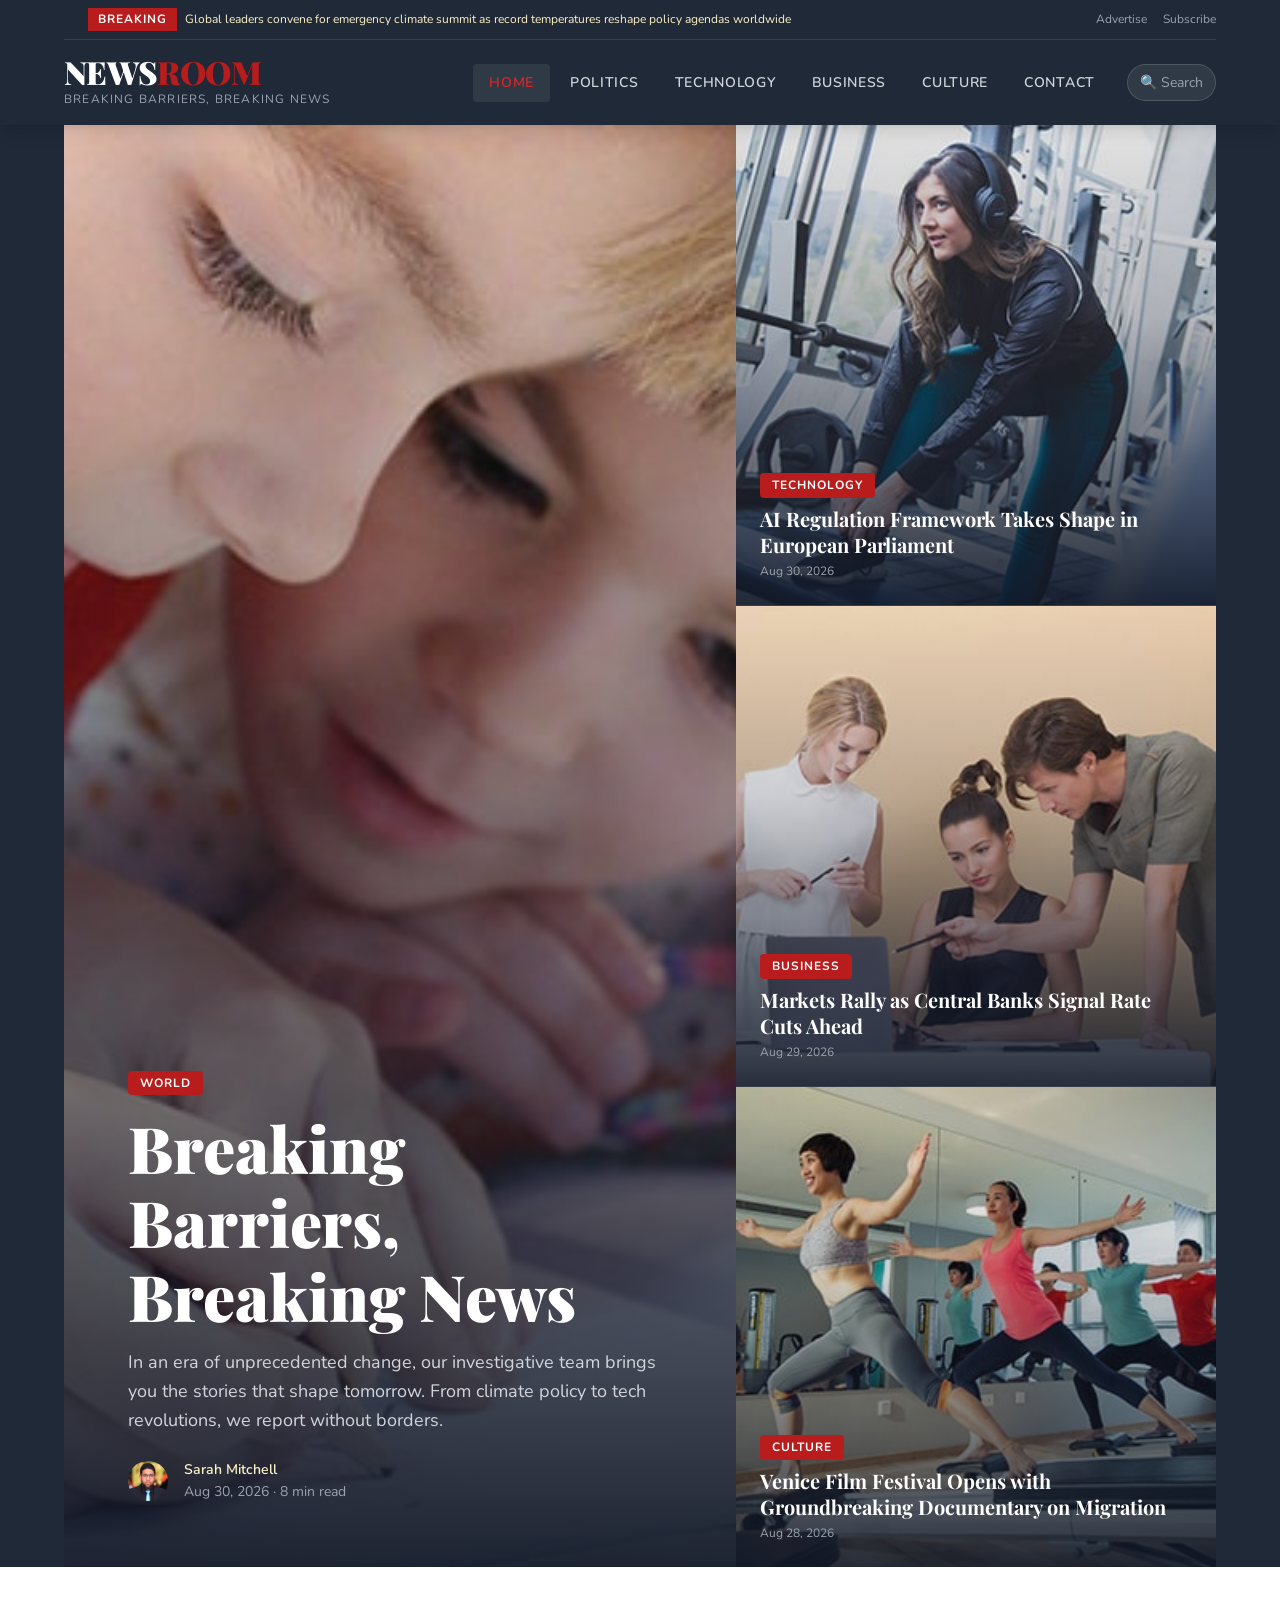
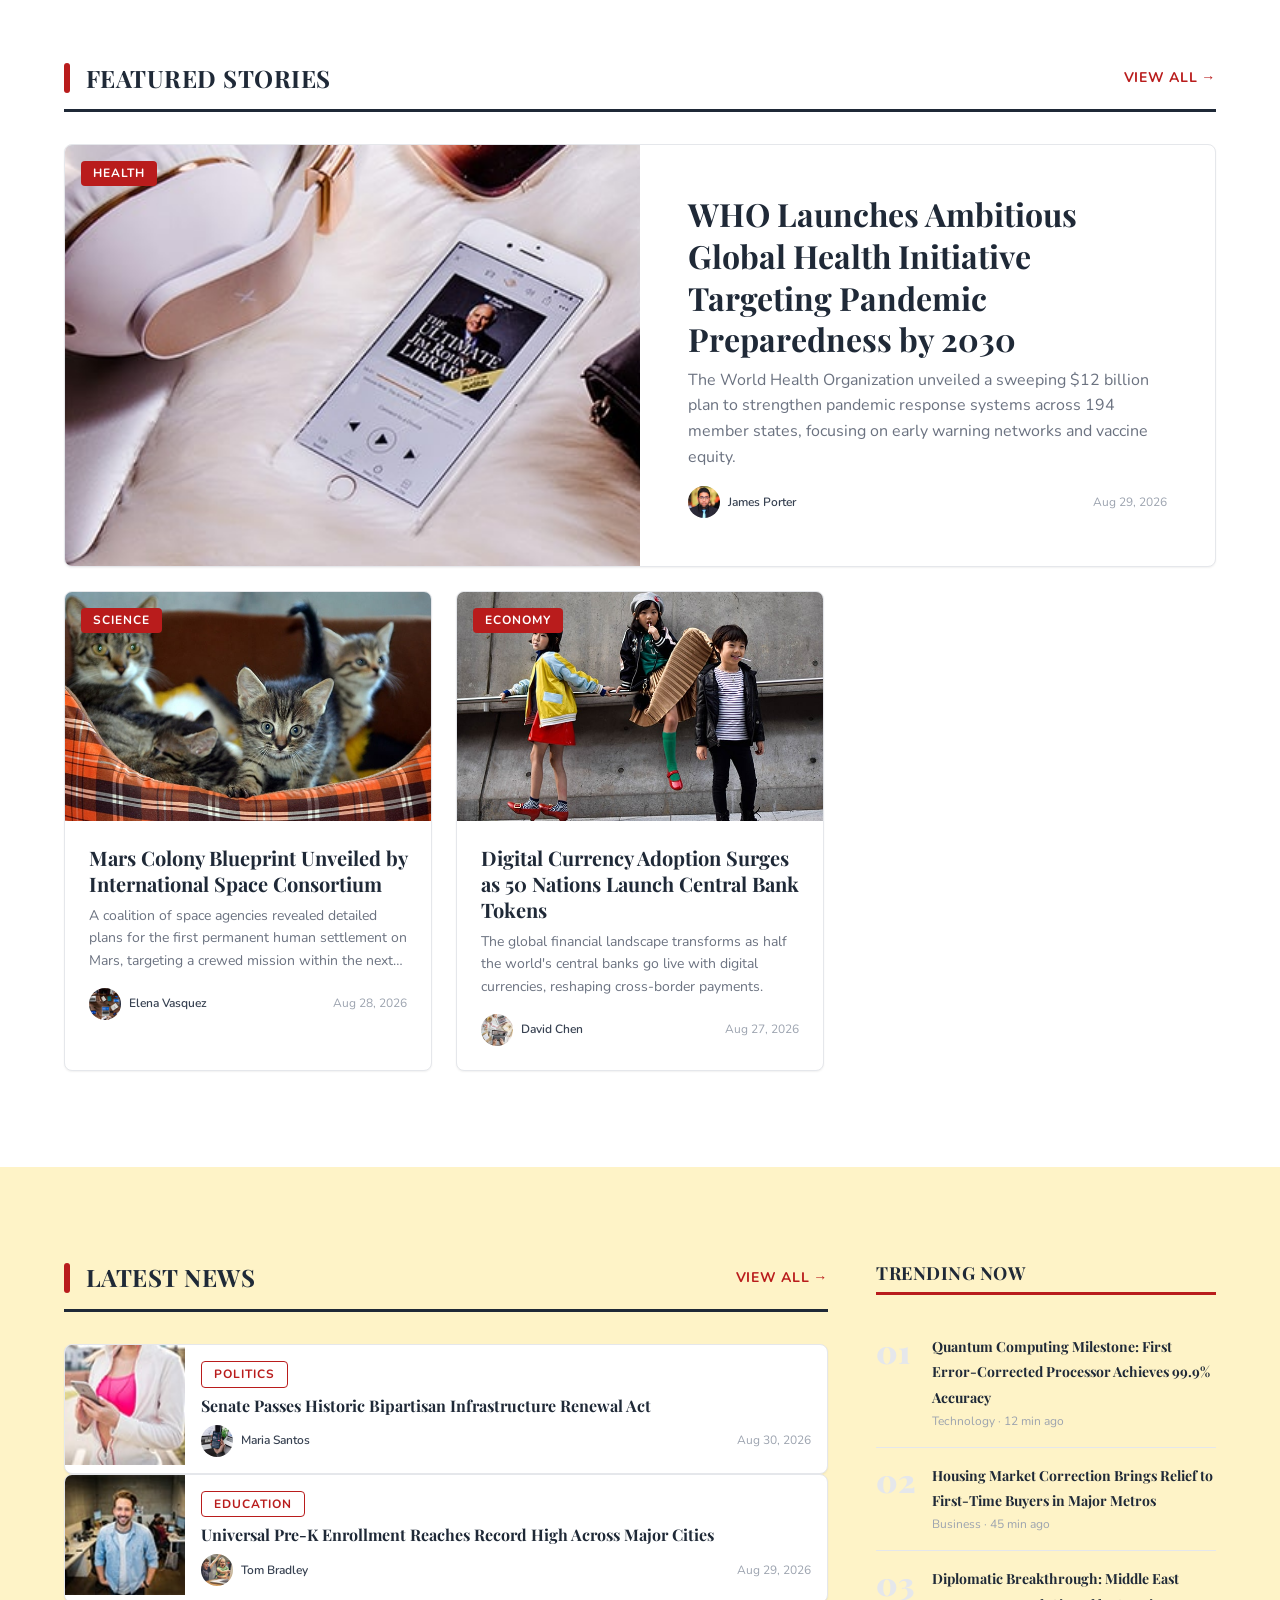
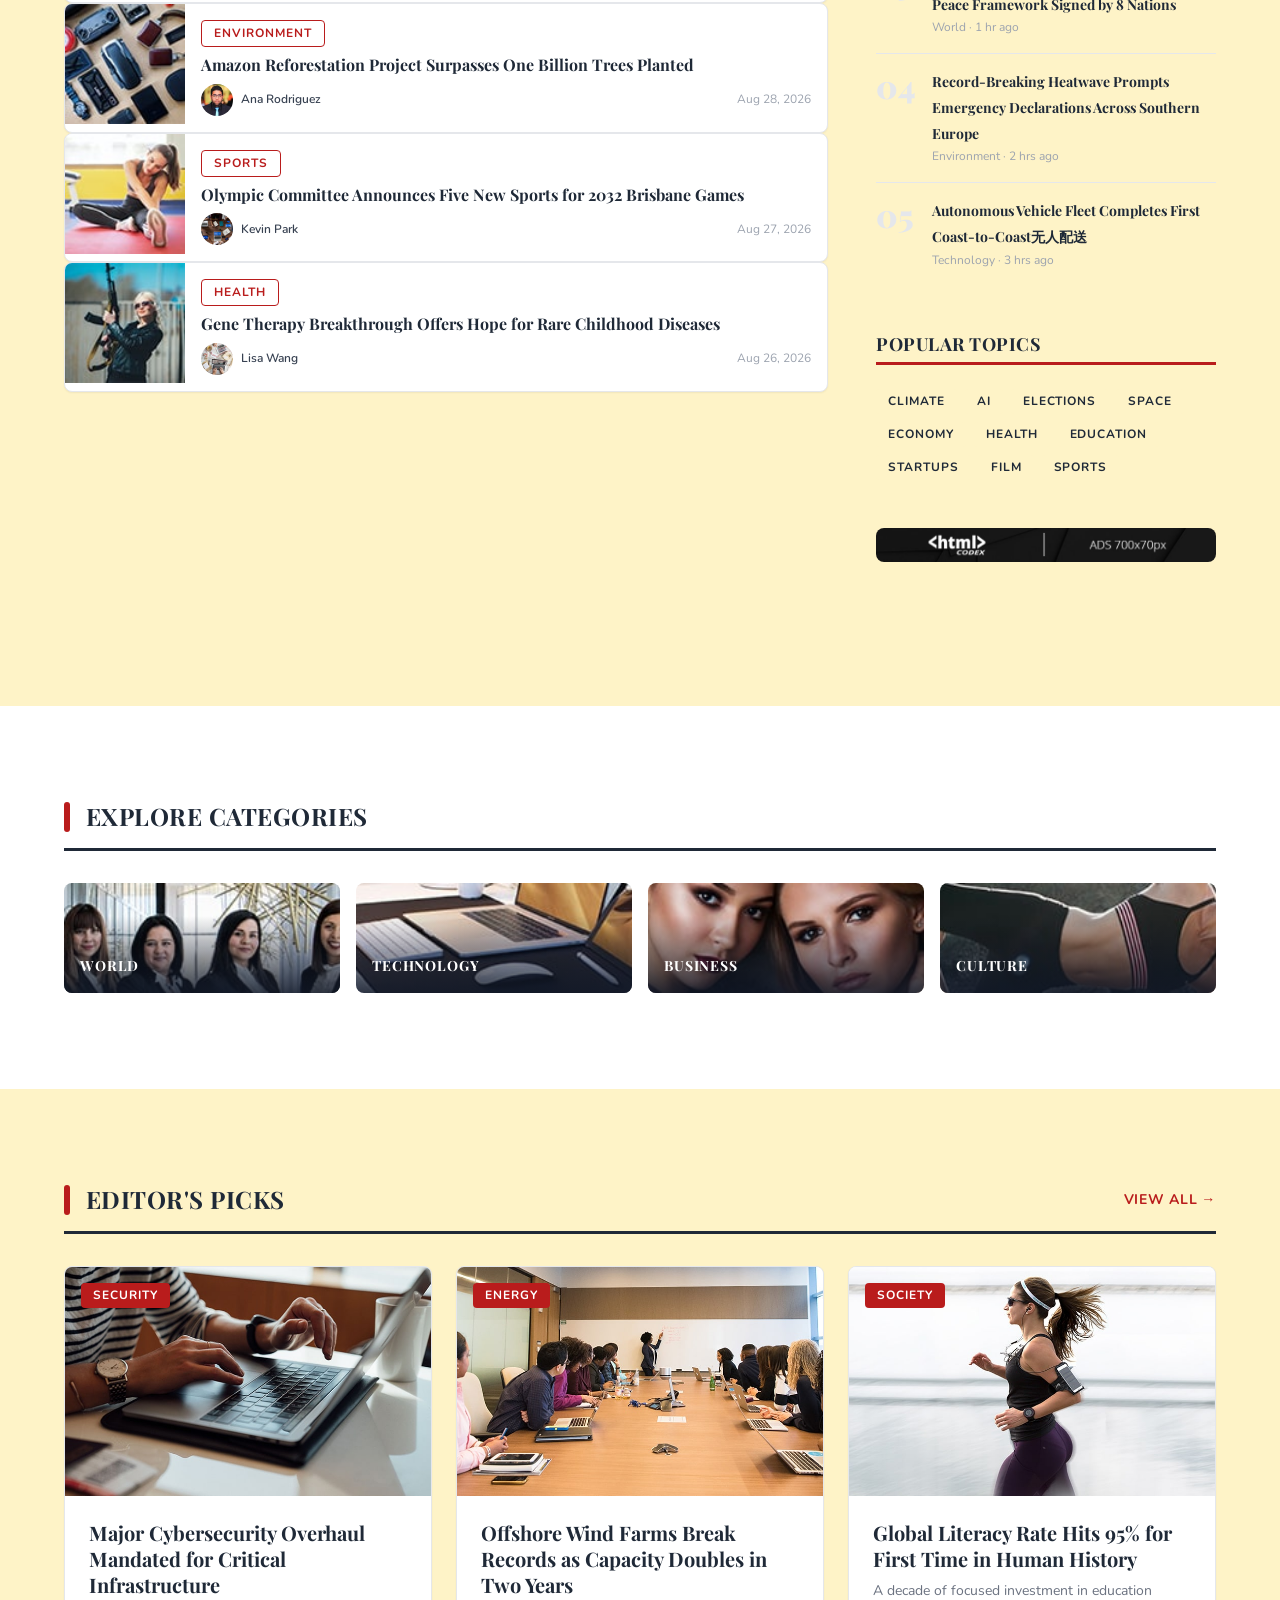
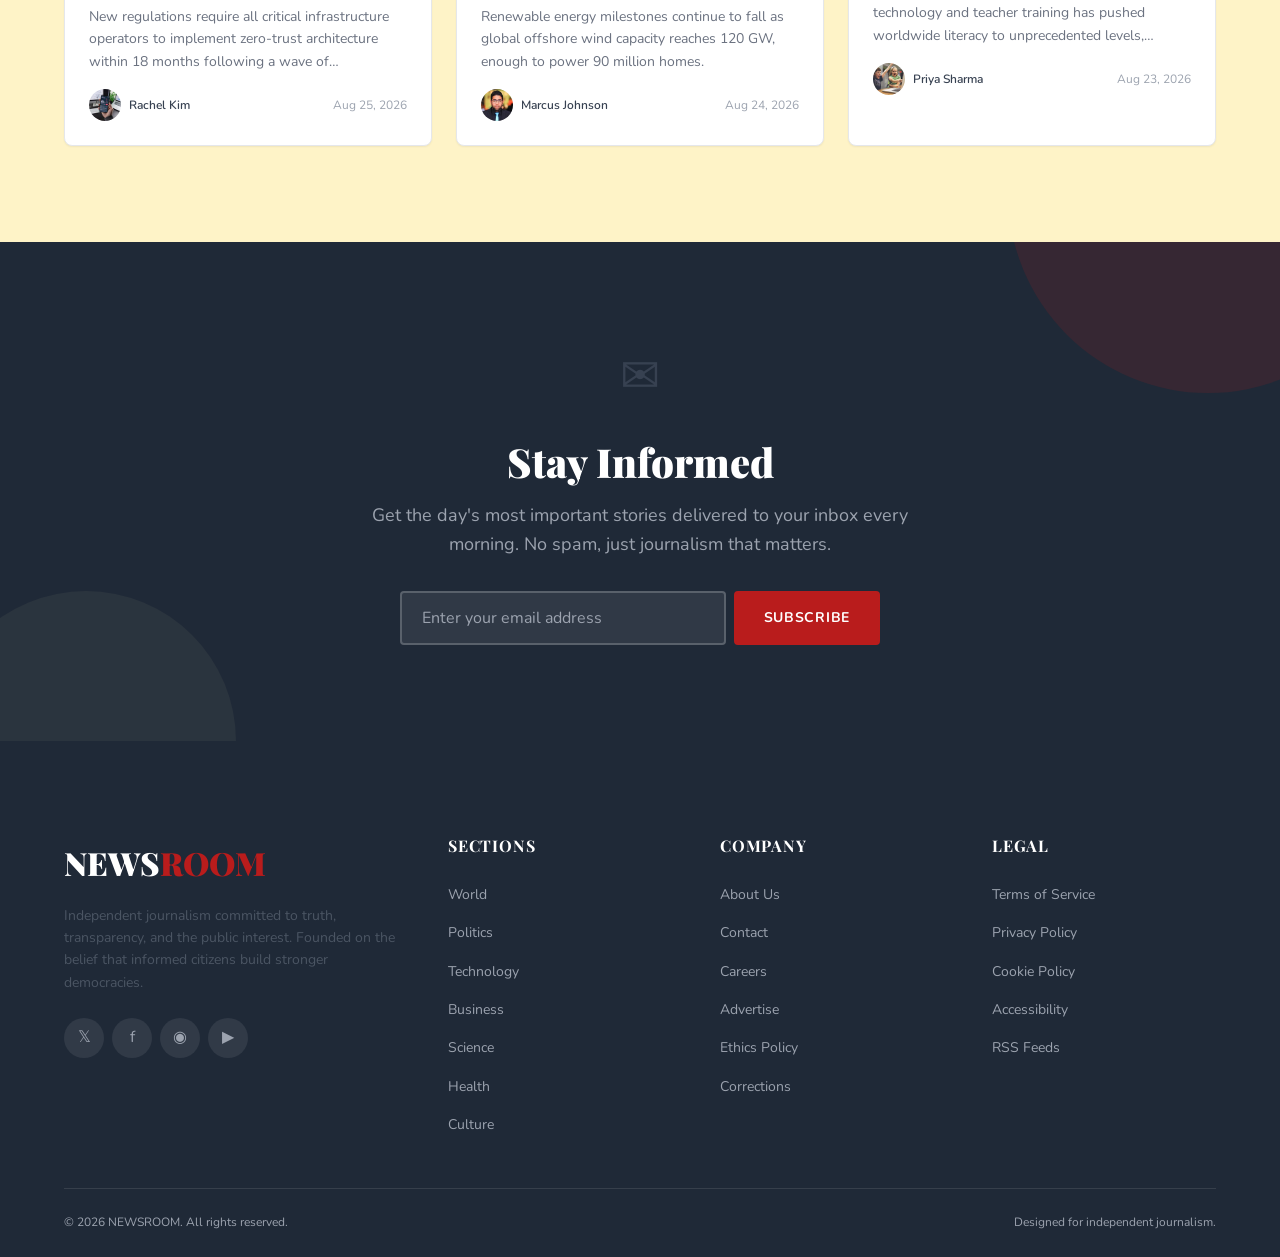
<file: index.html>
<!DOCTYPE html>
<html lang="en">
<head>
  <meta charset="UTF-8">
  <meta name="viewport" content="width=device-width, initial-scale=1.0">
  <title>NEWSROOM — Breaking Barriers, Breaking News</title>
  <meta name="description" content="NEWSROOM — Your trusted press room and media hub. Breaking barriers, breaking news. In-depth reporting, investigative journalism, and real-time coverage.">
  <link rel="stylesheet" href="assets/css/style.css">
  <link rel="icon" href="data:image/svg+xml,<svg xmlns='http://www.w3.org/2000/svg' viewBox='0 0 100 100'><text y='.9em' font-size='90'>📰</text></svg>">
</head>
<body>

  <!-- ========== HEADER ========== -->
  <header class="header">
    <div class="container">
      <div class="header__top">
        <div class="header__breaking">
          <span class="header__breaking-label">Breaking</span>
          <span class="header__breaking-ticker">Global leaders convene for emergency climate summit as record temperatures reshape policy agendas worldwide</span>
        </div>
        <div style="display:flex;gap:1rem;align-items:center;">
          <a href="#">Advertise</a>
          <a href="#">Subscribe</a>
        </div>
      </div>
      <div class="header__main">
        <a href="index.html" class="header__brand">
          <div class="header__logo">News<span>Room</span></div>
          <div class="header__tagline">Breaking Barriers, Breaking News</div>
        </a>
        <nav class="nav" aria-label="Main navigation">
          <ul class="nav__list">
            <li><a href="index.html" class="nav__link active">Home</a></li>
            <li><a href="category.html" class="nav__link">Politics</a></li>
            <li><a href="category.html" class="nav__link">Technology</a></li>
            <li><a href="category.html" class="nav__link">Business</a></li>
            <li><a href="category.html" class="nav__link">Culture</a></li>
            <li><a href="contact.html" class="nav__link">Contact</a></li>
          </ul>
          <div class="nav__search" role="search" aria-label="Search">&#128269; Search</div>
        </nav>
        <button class="burger" aria-label="Toggle navigation" aria-expanded="false">
          <span class="burger__line"></span>
          <span class="burger__line"></span>
          <span class="burger__line"></span>
        </button>
      </div>
    </div>
  </header>

  <!-- ========== HERO ========== -->
  <section class="hero">
    <div class="container">
      <div class="hero__grid">
        <a href="article.html" class="hero__main">
          <img src="assets/img/news-700x435-1.jpg" alt="Global Climate Summit" class="hero__main-img">
          <div class="hero__main-overlay">
            <span class="tag tag--red hero__main-tag">World</span>
            <h1 class="hero__main-title">Breaking Barriers, Breaking News</h1>
            <p class="hero__main-excerpt">In an era of unprecedented change, our investigative team brings you the stories that shape tomorrow. From climate policy to tech revolutions, we report without borders.</p>
            <div class="hero__main-meta">
              <img src="assets/img/user.jpg" alt="Sarah Mitchell">
              <div>
                <strong>Sarah Mitchell</strong>
                <div>Aug 30, 2026 &middot; 8 min read</div>
              </div>
            </div>
          </div>
        </a>
        <div class="hero__sidebar">
          <a href="article.html" class="hero__sidebar-item">
            <img src="assets/img/news-300x300-1.jpg" alt="Tech Innovation" class="hero__sidebar-img">
            <div class="hero__sidebar-overlay">
              <span class="tag tag--red hero__sidebar-tag">Technology</span>
              <h3 class="hero__sidebar-title">AI Regulation Framework Takes Shape in European Parliament</h3>
              <div class="hero__sidebar-meta">Aug 30, 2026</div>
            </div>
          </a>
          <a href="article.html" class="hero__sidebar-item">
            <img src="assets/img/news-300x300-2.jpg" alt="Business Markets" class="hero__sidebar-img">
            <div class="hero__sidebar-overlay">
              <span class="tag tag--red hero__sidebar-tag">Business</span>
              <h3 class="hero__sidebar-title">Markets Rally as Central Banks Signal Rate Cuts Ahead</h3>
              <div class="hero__sidebar-meta">Aug 29, 2026</div>
            </div>
          </a>
          <a href="article.html" class="hero__sidebar-item">
            <img src="assets/img/news-300x300-3.jpg" alt="Culture News" class="hero__sidebar-img">
            <div class="hero__sidebar-overlay">
              <span class="tag tag--red hero__sidebar-tag">Culture</span>
              <h3 class="hero__sidebar-title">Venice Film Festival Opens with Groundbreaking Documentary on Migration</h3>
              <div class="hero__sidebar-meta">Aug 28, 2026</div>
            </div>
          </a>
        </div>
      </div>
    </div>
  </section>

  <!-- ========== FEATURED STORIES ========== -->
  <section class="pt-section pb-section">
    <div class="container">
      <div class="section-header reveal">
        <div class="section-header__left">
          <div class="section-header__accent"></div>
          <h2 class="section-header__title">Featured Stories</h2>
        </div>
        <a href="category.html" class="section-header__link">View All</a>
      </div>

      <div class="featured-grid stagger">
        <!-- Large featured -->
        <article class="card card--featured reveal">
          <div class="card__image">
            <img src="assets/img/news-500x280-1.jpg" alt="Global Health Initiative">
            <span class="tag tag--red">Health</span>
          </div>
          <div class="card__body">
            <h3 class="card__title">WHO Launches Ambitious Global Health Initiative Targeting Pandemic Preparedness by 2030</h3>
            <p class="card__excerpt">The World Health Organization unveiled a sweeping $12 billion plan to strengthen pandemic response systems across 194 member states, focusing on early warning networks and vaccine equity.</p>
            <div class="card__meta">
              <div class="card__meta-left">
                <img src="assets/img/user.jpg" alt="James Porter" class="card__meta-avatar">
                <span class="card__meta-author">James Porter</span>
              </div>
              <span>Aug 29, 2026</span>
            </div>
          </div>
        </article>

        <!-- Smaller cards -->
        <article class="card reveal">
          <div class="card__image">
            <img src="assets/img/news-500x280-2.jpg" alt="Space Exploration">
            <span class="tag tag--red">Science</span>
          </div>
          <div class="card__body">
            <h3 class="card__title">Mars Colony Blueprint Unveiled by International Space Consortium</h3>
            <p class="card__excerpt">A coalition of space agencies revealed detailed plans for the first permanent human settlement on Mars, targeting a crewed mission within the next decade.</p>
            <div class="card__meta">
              <div class="card__meta-left">
                <img src="assets/img/news-80x80-1.jpg" alt="Elena Vasquez" class="card__meta-avatar">
                <span class="card__meta-author">Elena Vasquez</span>
              </div>
              <span>Aug 28, 2026</span>
            </div>
          </div>
        </article>

        <article class="card reveal">
          <div class="card__image">
            <img src="assets/img/news-500x280-3.jpg" alt="Economic Reform">
            <span class="tag tag--red">Economy</span>
          </div>
          <div class="card__body">
            <h3 class="card__title">Digital Currency Adoption Surges as 50 Nations Launch Central Bank Tokens</h3>
            <p class="card__excerpt">The global financial landscape transforms as half the world's central banks go live with digital currencies, reshaping cross-border payments.</p>
            <div class="card__meta">
              <div class="card__meta-left">
                <img src="assets/img/news-80x80-2.jpg" alt="David Chen" class="card__meta-avatar">
                <span class="card__meta-author">David Chen</span>
              </div>
              <span>Aug 27, 2026</span>
            </div>
          </div>
        </article>
      </div>
    </div>
  </section>

  <!-- ========== LATEST NEWS + SIDEBAR ========== -->
  <section class="pt-section pb-section bg-cream">
    <div class="container">
      <div class="layout-with-sidebar">
        <!-- Main content -->
        <div>
          <div class="section-header reveal">
            <div class="section-header__left">
              <div class="section-header__accent"></div>
              <h2 class="section-header__title">Latest News</h2>
            </div>
            <a href="category.html" class="section-header__link">View All</a>
          </div>

          <div class="stagger">
            <article class="card card--compact reveal">
              <div class="card__image">
                <img src="assets/img/news-100x100-1.jpg" alt="Political Reform">
              </div>
              <div class="card__body">
                <span class="tag tag--outline" style="margin-bottom:0.5rem;display:inline-block;">Politics</span>
                <h3 class="card__title">Senate Passes Historic Bipartisan Infrastructure Renewal Act</h3>
                <p class="card__excerpt">A landmark $2.1 trillion infrastructure package cleared its final legislative hurdle, promising to modernize bridges, broadband, and clean energy systems across rural America.</p>
                <div class="card__meta">
                  <div class="card__meta-left">
                    <img src="assets/img/news-80x80-3.jpg" alt="Maria Santos" class="card__meta-avatar">
                    <span class="card__meta-author">Maria Santos</span>
                  </div>
                  <span>Aug 30, 2026</span>
                </div>
              </div>
            </article>

            <article class="card card--compact reveal">
              <div class="card__image">
                <img src="assets/img/news-100x100-2.jpg" alt="Education">
              </div>
              <div class="card__body">
                <span class="tag tag--outline" style="margin-bottom:0.5rem;display:inline-block;">Education</span>
                <h3 class="card__title">Universal Pre-K Enrollment Reaches Record High Across Major Cities</h3>
                <p class="card__excerpt">New federal funding drives early childhood education access to unprecedented levels, with 92% enrollment in participating districts.</p>
                <div class="card__meta">
                  <div class="card__meta-left">
                    <img src="assets/img/news-80x80-4.jpg" alt="Tom Bradley" class="card__meta-avatar">
                    <span class="card__meta-author">Tom Bradley</span>
                  </div>
                  <span>Aug 29, 2026</span>
                </div>
              </div>
            </article>

            <article class="card card--compact reveal">
              <div class="card__image">
                <img src="assets/img/news-100x100-3.jpg" alt="Environment">
              </div>
              <div class="card__body">
                <span class="tag tag--outline" style="margin-bottom:0.5rem;display:inline-block;">Environment</span>
                <h3 class="card__title">Amazon Reforestation Project Surpasses One Billion Trees Planted</h3>
                <p class="card__excerpt">The multinational reforestation initiative reached its ambitious target five years ahead of schedule, restoring critical habitat corridors.</p>
                <div class="card__meta">
                  <div class="card__meta-left">
                    <img src="assets/img/user.jpg" alt="Ana Rodriguez" class="card__meta-avatar">
                    <span class="card__meta-author">Ana Rodriguez</span>
                  </div>
                  <span>Aug 28, 2026</span>
                </div>
              </div>
            </article>

            <article class="card card--compact reveal">
              <div class="card__image">
                <img src="assets/img/news-100x100-4.jpg" alt="Sports">
              </div>
              <div class="card__body">
                <span class="tag tag--outline" style="margin-bottom:0.5rem;display:inline-block;">Sports</span>
                <h3 class="card__title">Olympic Committee Announces Five New Sports for 2032 Brisbane Games</h3>
                <p class="card__excerpt">Esports, breakdancing additions, and three new aquatic disciplines join the Olympic program in the most diverse Games lineup ever.</p>
                <div class="card__meta">
                  <div class="card__meta-left">
                    <img src="assets/img/news-80x80-1.jpg" alt="Kevin Park" class="card__meta-avatar">
                    <span class="card__meta-author">Kevin Park</span>
                  </div>
                  <span>Aug 27, 2026</span>
                </div>
              </div>
            </article>

            <article class="card card--compact reveal">
              <div class="card__image">
                <img src="assets/img/news-100x100-5.jpg" alt="Healthcare">
              </div>
              <div class="card__body">
                <span class="tag tag--outline" style="margin-bottom:0.5rem;display:inline-block;">Health</span>
                <h3 class="card__title">Gene Therapy Breakthrough Offers Hope for Rare Childhood Diseases</h3>
                <p class="card__excerpt">Clinical trials show 94% efficacy in treating previously incurable genetic conditions, with FDA fast-track approval expected by year end.</p>
                <div class="card__meta">
                  <div class="card__meta-left">
                    <img src="assets/img/news-80x80-2.jpg" alt="Lisa Wang" class="card__meta-avatar">
                    <span class="card__meta-author">Lisa Wang</span>
                  </div>
                  <span>Aug 26, 2026</span>
                </div>
              </div>
            </article>
          </div>
        </div>

        <!-- Sidebar -->
        <aside class="sidebar">
          <!-- Trending -->
          <div class="sidebar__block reveal-right">
            <h3 class="sidebar__title">Trending Now</h3>
            <div class="trending-list">
              <div class="trending-list__item">
                <span class="trending-list__number">01</span>
                <div>
                  <a href="article.html" class="trending-list__title">Quantum Computing Milestone: First Error-Corrected Processor Achieves 99.9% Accuracy</a>
                  <div class="trending-list__meta">Technology &middot; 12 min ago</div>
                </div>
              </div>
              <div class="trending-list__item">
                <span class="trending-list__number">02</span>
                <div>
                  <a href="article.html" class="trending-list__title">Housing Market Correction Brings Relief to First-Time Buyers in Major Metros</a>
                  <div class="trending-list__meta">Business &middot; 45 min ago</div>
                </div>
              </div>
              <div class="trending-list__item">
                <span class="trending-list__number">03</span>
                <div>
                  <a href="article.html" class="trending-list__title">Diplomatic Breakthrough: Middle East Peace Framework Signed by 8 Nations</a>
                  <div class="trending-list__meta">World &middot; 1 hr ago</div>
                </div>
              </div>
              <div class="trending-list__item">
                <span class="trending-list__number">04</span>
                <div>
                  <a href="article.html" class="trending-list__title">Record-Breaking Heatwave Prompts Emergency Declarations Across Southern Europe</a>
                  <div class="trending-list__meta">Environment &middot; 2 hrs ago</div>
                </div>
              </div>
              <div class="trending-list__item">
                <span class="trending-list__number">05</span>
                <div>
                  <a href="article.html" class="trending-list__title">Autonomous Vehicle Fleet Completes First Coast-to-Coast无人配送</a>
                  <div class="trending-list__meta">Technology &middot; 3 hrs ago</div>
                </div>
              </div>
            </div>
          </div>

          <!-- Tags -->
          <div class="sidebar__block reveal-right">
            <h3 class="sidebar__title">Popular Topics</h3>
            <div class="tags-cloud">
              <a href="category.html" class="tag tag--cream">Climate</a>
              <a href="category.html" class="tag tag--cream">AI</a>
              <a href="category.html" class="tag tag--cream">Elections</a>
              <a href="category.html" class="tag tag--cream">Space</a>
              <a href="category.html" class="tag tag--cream">Economy</a>
              <a href="category.html" class="tag tag--cream">Health</a>
              <a href="category.html" class="tag tag--cream">Education</a>
              <a href="category.html" class="tag tag--cream">Startups</a>
              <a href="category.html" class="tag tag--cream">Film</a>
              <a href="category.html" class="tag tag--cream">Sports</a>
            </div>
          </div>

          <!-- Ad placeholder -->
          <div class="sidebar__block reveal-right">
            <img src="assets/img/ads-700x70.jpg" alt="Advertisement" style="width:100%;border-radius:8px;">
          </div>
        </aside>
      </div>
    </div>
  </section>

  <!-- ========== CATEGORY STRIPS ========== -->
  <section class="pt-section pb-section">
    <div class="container">
      <div class="section-header reveal">
        <div class="section-header__left">
          <div class="section-header__accent"></div>
          <h2 class="section-header__title">Explore Categories</h2>
        </div>
      </div>

      <div class="category-strip stagger">
        <a href="category.html" class="category-strip__item reveal">
          <img src="assets/img/cat-500x80-1.jpg" alt="World News">
          <div class="category-strip__overlay">
            <span class="category-strip__label">World</span>
          </div>
        </a>
        <a href="category.html" class="category-strip__item reveal">
          <img src="assets/img/cat-500x80-2.jpg" alt="Technology">
          <div class="category-strip__overlay">
            <span class="category-strip__label">Technology</span>
          </div>
        </a>
        <a href="category.html" class="category-strip__item reveal">
          <img src="assets/img/cat-500x80-3.jpg" alt="Business">
          <div class="category-strip__overlay">
            <span class="category-strip__label">Business</span>
          </div>
        </a>
        <a href="category.html" class="category-strip__item reveal">
          <img src="assets/img/cat-500x80-4.jpg" alt="Culture">
          <div class="category-strip__overlay">
            <span class="category-strip__label">Culture</span>
          </div>
        </a>
      </div>
    </div>
  </section>

  <!-- ========== MORE STORIES ========== -->
  <section class="pt-section pb-section bg-cream">
    <div class="container">
      <div class="section-header reveal">
        <div class="section-header__left">
          <div class="section-header__accent"></div>
          <h2 class="section-header__title">Editor's Picks</h2>
        </div>
        <a href="category.html" class="section-header__link">View All</a>
      </div>

      <div class="category-grid stagger">
        <article class="card reveal">
          <div class="card__image">
            <img src="assets/img/news-500x280-4.jpg" alt="Cybersecurity">
            <span class="tag tag--red">Security</span>
          </div>
          <div class="card__body">
            <h3 class="card__title">Major Cybersecurity Overhaul Mandated for Critical Infrastructure</h3>
            <p class="card__excerpt">New regulations require all critical infrastructure operators to implement zero-trust architecture within 18 months following a wave of sophisticated attacks.</p>
            <div class="card__meta">
              <div class="card__meta-left">
                <img src="assets/img/news-80x80-3.jpg" alt="Rachel Kim" class="card__meta-avatar">
                <span class="card__meta-author">Rachel Kim</span>
              </div>
              <span>Aug 25, 2026</span>
            </div>
          </div>
        </article>

        <article class="card reveal">
          <div class="card__image">
            <img src="assets/img/news-500x280-5.jpg" alt="Renewable Energy">
            <span class="tag tag--red">Energy</span>
          </div>
          <div class="card__body">
            <h3 class="card__title">Offshore Wind Farms Break Records as Capacity Doubles in Two Years</h3>
            <p class="card__excerpt">Renewable energy milestones continue to fall as global offshore wind capacity reaches 120 GW, enough to power 90 million homes.</p>
            <div class="card__meta">
              <div class="card__meta-left">
                <img src="assets/img/user.jpg" alt="Marcus Johnson" class="card__meta-avatar">
                <span class="card__meta-author">Marcus Johnson</span>
              </div>
              <span>Aug 24, 2026</span>
            </div>
          </div>
        </article>

        <article class="card reveal">
          <div class="card__image">
            <img src="assets/img/news-500x280-6.jpg" alt="Social Impact">
            <span class="tag tag--red">Society</span>
          </div>
          <div class="card__body">
            <h3 class="card__title">Global Literacy Rate Hits 95% for First Time in Human History</h3>
            <p class="card__excerpt">A decade of focused investment in education technology and teacher training has pushed worldwide literacy to unprecedented levels, UNICEF reports.</p>
            <div class="card__meta">
              <div class="card__meta-left">
                <img src="assets/img/news-80x80-4.jpg" alt="Priya Sharma" class="card__meta-avatar">
                <span class="card__meta-author">Priya Sharma</span>
              </div>
              <span>Aug 23, 2026</span>
            </div>
          </div>
        </article>
      </div>
    </div>
  </section>

  <!-- ========== NEWSLETTER ========== -->
  <section class="newsletter">
    <div class="container">
      <div class="newsletter__inner reveal-scale">
        <div class="newsletter__icon">&#9993;</div>
        <h2 class="newsletter__title">Stay Informed</h2>
        <p class="newsletter__desc">Get the day's most important stories delivered to your inbox every morning. No spam, just journalism that matters.</p>
        <form class="newsletter__form" data-form="newsletter">
          <input type="email" class="newsletter__input" placeholder="Enter your email address" required aria-label="Email address">
          <button type="submit" class="btn btn--primary">Subscribe</button>
        </form>
        <div class="form-ok" style="margin-top:1rem;">Welcome aboard! Check your inbox to confirm your subscription.</div>
        <div class="form-err" style="margin-top:1rem;">Please enter a valid email address.</div>
      </div>
    </div>
  </section>

  <!-- ========== FOOTER ========== -->
  <footer class="footer">
    <div class="container">
      <div class="footer__main">
        <div>
          <div class="footer__brand-logo">News<span>Room</span></div>
          <p class="footer__brand-desc">Independent journalism committed to truth, transparency, and the public interest. Founded on the belief that informed citizens build stronger democracies.</p>
          <div class="footer__social">
            <a href="#" aria-label="Twitter">&#120143;</a>
            <a href="#" aria-label="Facebook">f</a>
            <a href="#" aria-label="Instagram">&#9673;</a>
            <a href="#" aria-label="YouTube">&#9654;</a>
          </div>
        </div>
        <div>
          <h4 class="footer__col-title">Sections</h4>
          <div class="footer__links">
            <a href="category.html">World</a>
            <a href="category.html">Politics</a>
            <a href="category.html">Technology</a>
            <a href="category.html">Business</a>
            <a href="category.html">Science</a>
            <a href="category.html">Health</a>
            <a href="category.html">Culture</a>
          </div>
        </div>
        <div>
          <h4 class="footer__col-title">Company</h4>
          <div class="footer__links">
            <a href="#">About Us</a>
            <a href="contact.html">Contact</a>
            <a href="#">Careers</a>
            <a href="#">Advertise</a>
            <a href="#">Ethics Policy</a>
            <a href="#">Corrections</a>
          </div>
        </div>
        <div>
          <h4 class="footer__col-title">Legal</h4>
          <div class="footer__links">
            <a href="#">Terms of Service</a>
            <a href="#">Privacy Policy</a>
            <a href="#">Cookie Policy</a>
            <a href="#">Accessibility</a>
            <a href="#">RSS Feeds</a>
          </div>
        </div>
      </div>
      <div class="footer__bottom">
        <span>&copy; <span data-year></span> NEWSROOM. All rights reserved.</span>
        <span>Designed for independent journalism.</span>
      </div>
    </div>
  </footer>

  <script src="assets/js/main.js"></script>
</body>
</html>
</file>
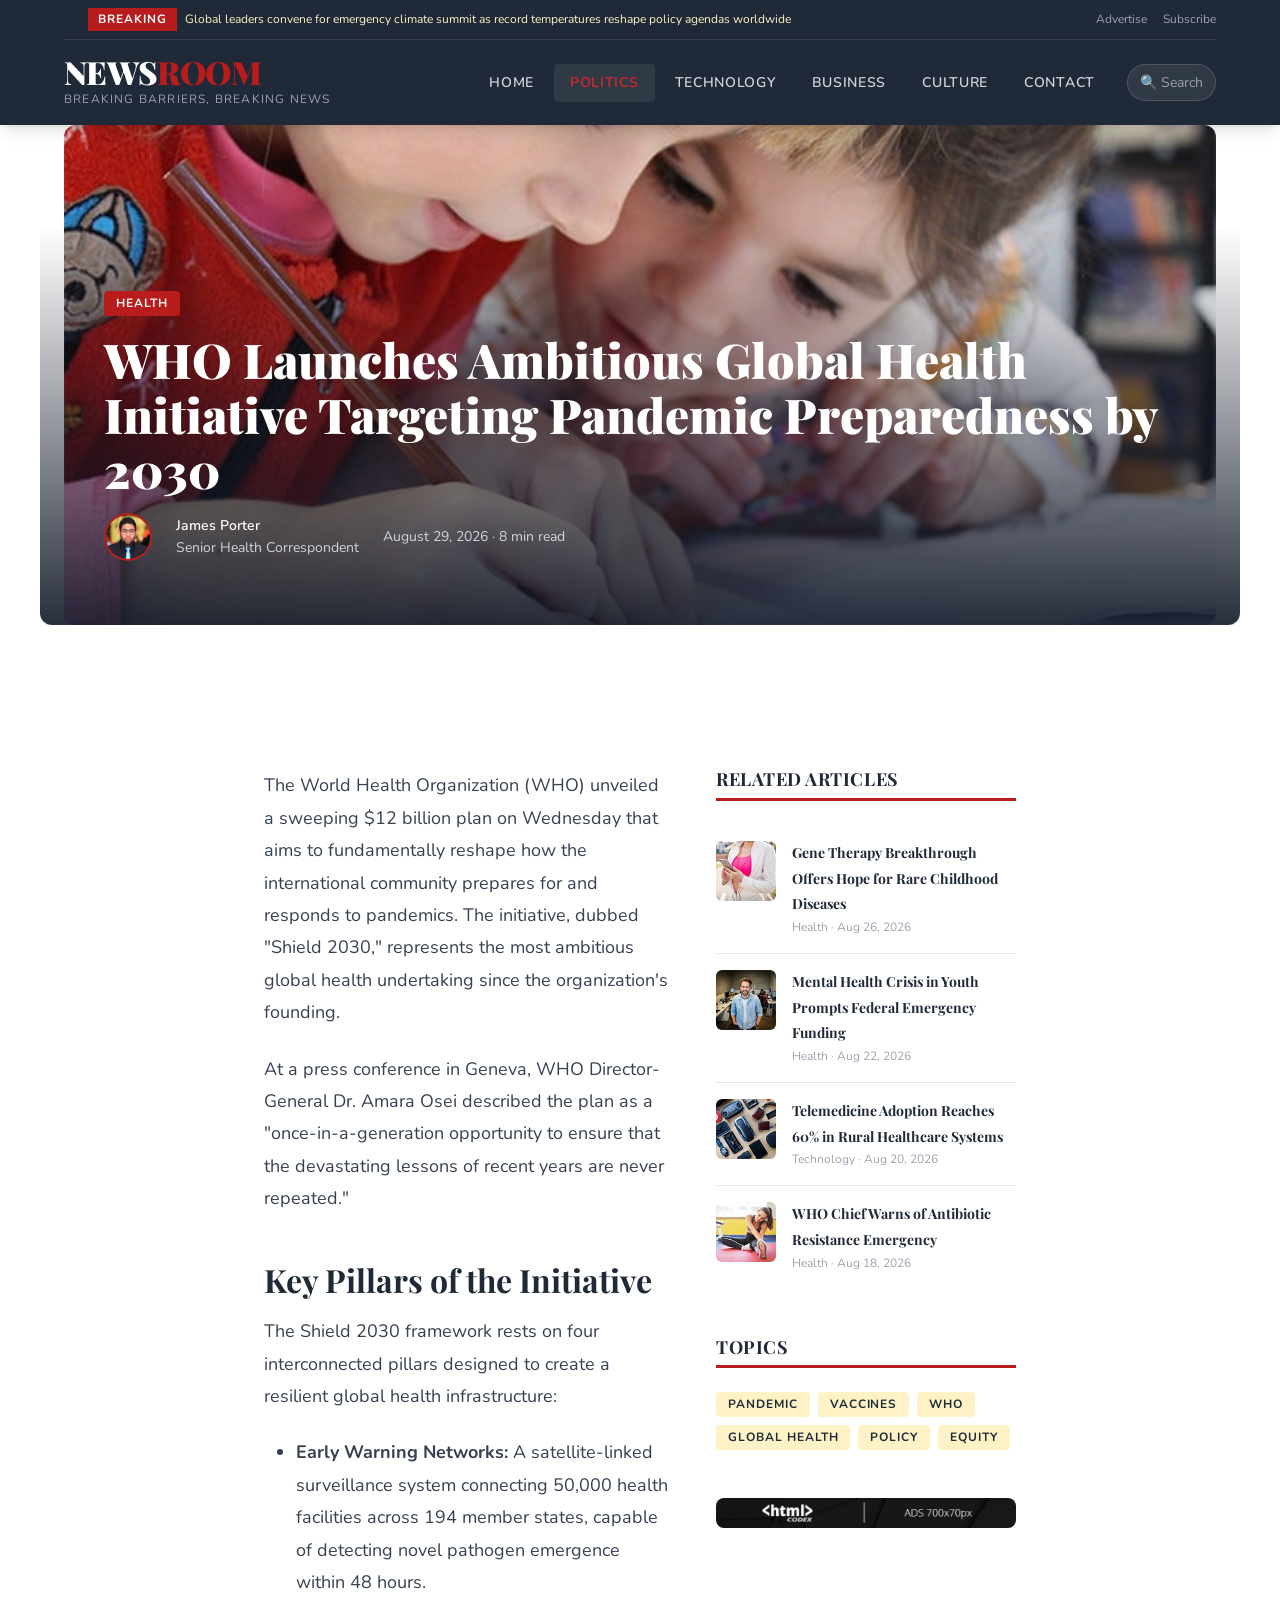
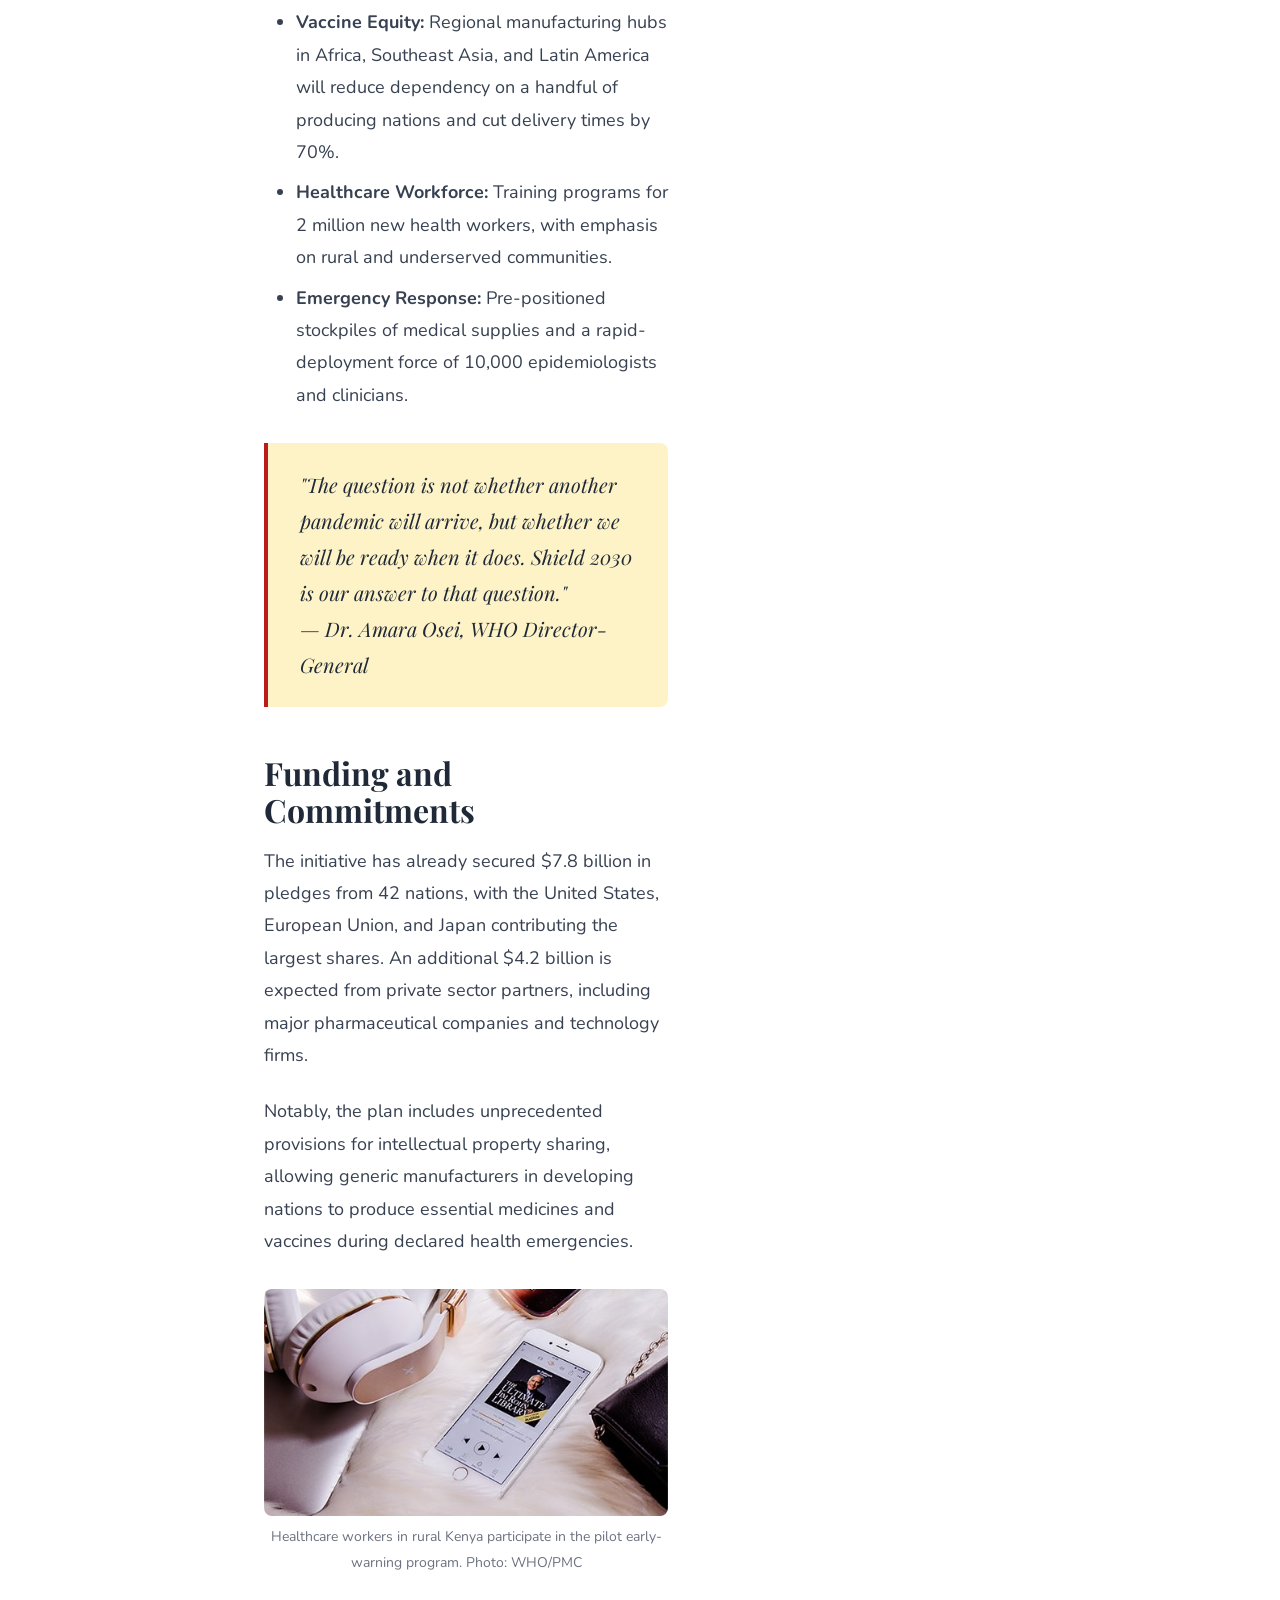
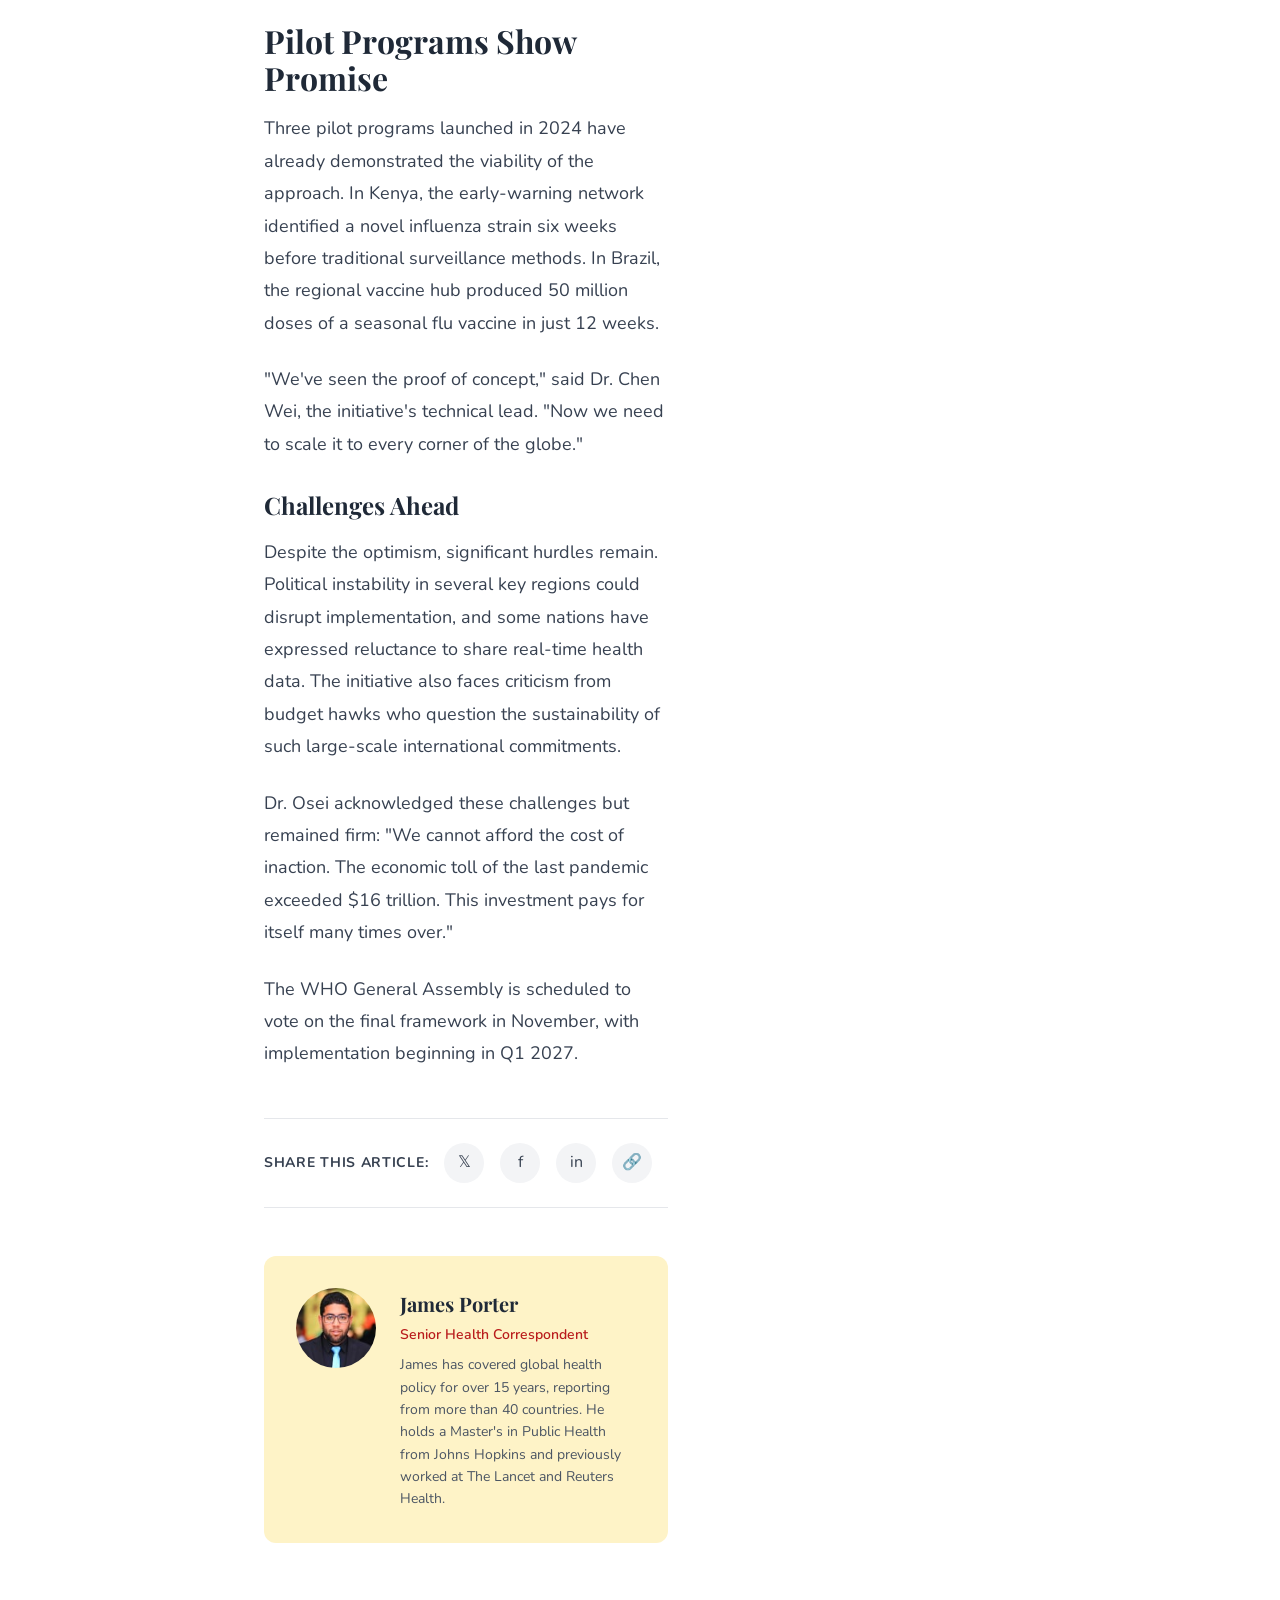
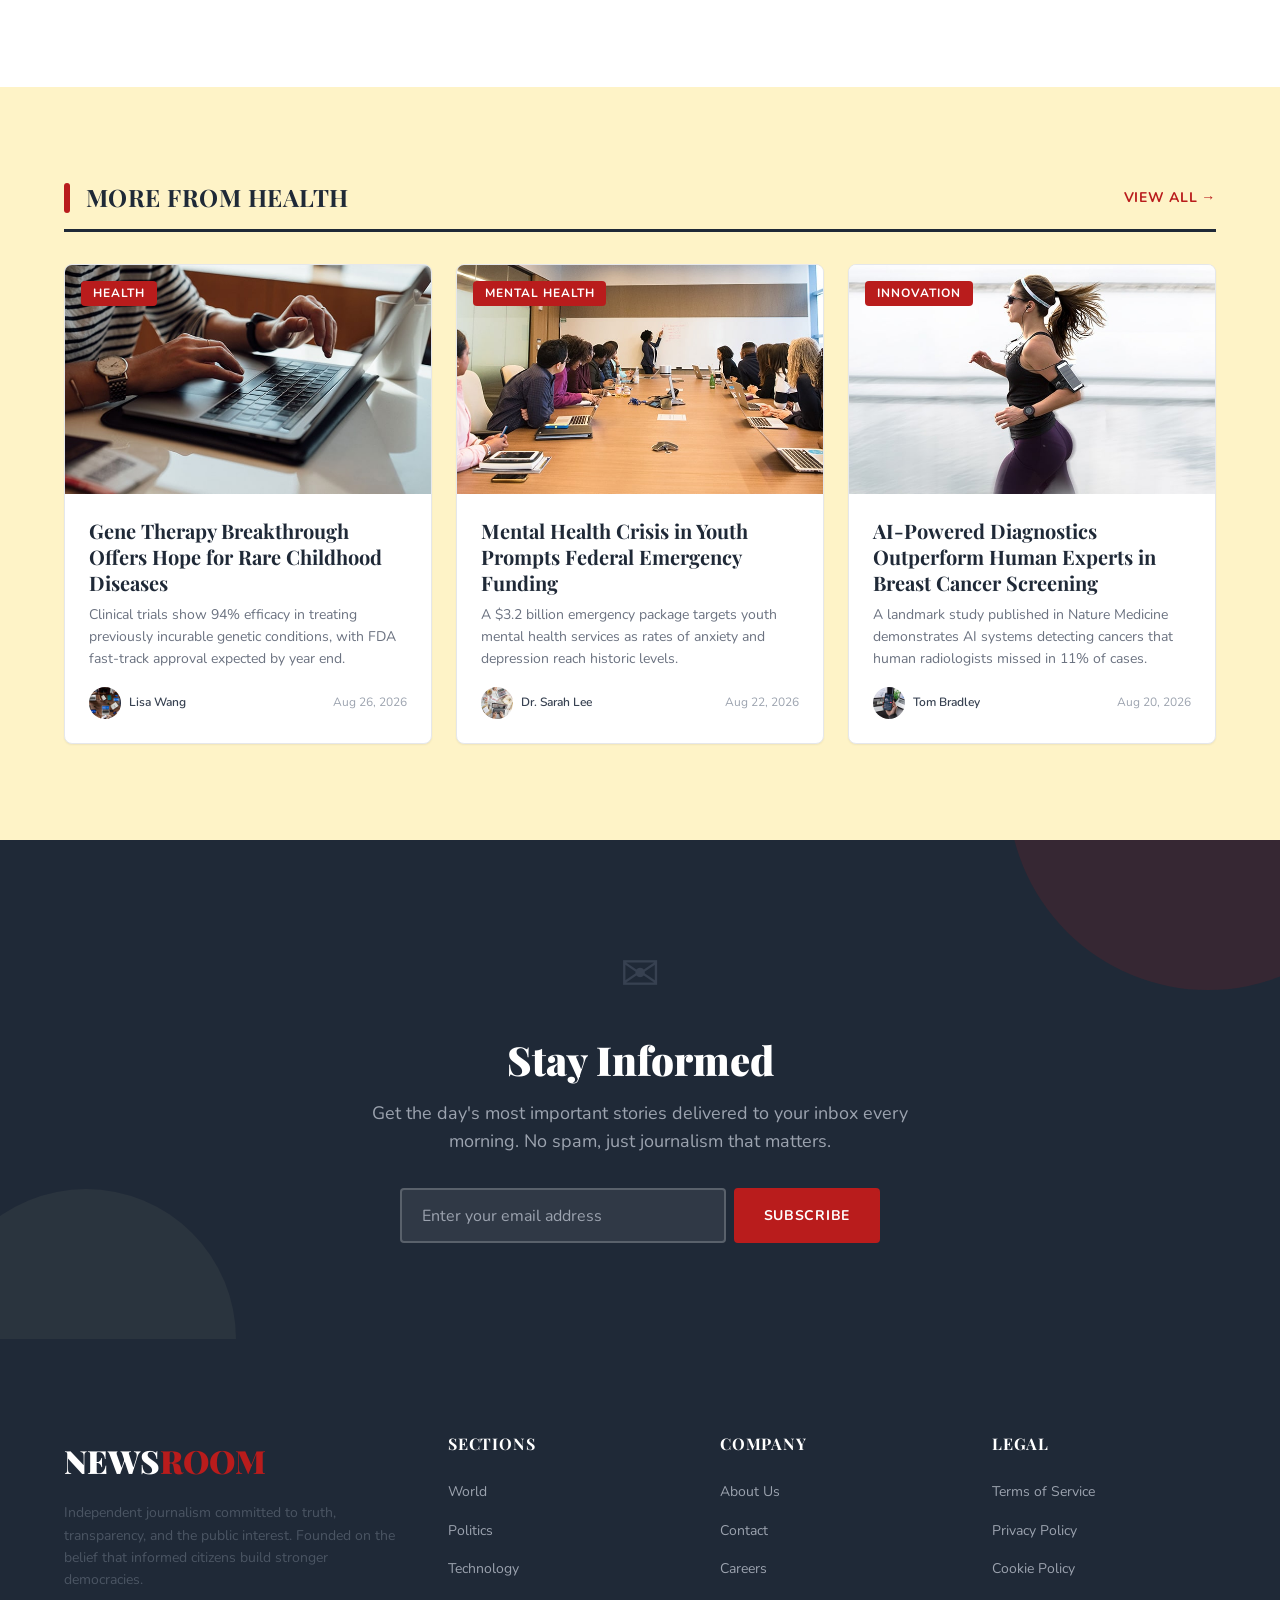
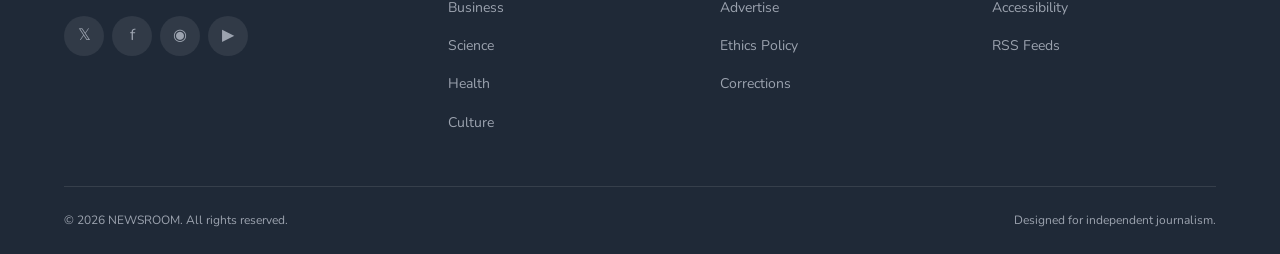
<file: article.html>
<!DOCTYPE html>
<html lang="en">
<head>
  <meta charset="UTF-8">
  <meta name="viewport" content="width=device-width, initial-scale=1.0">
  <title>WHO Launches Global Health Initiative — NEWSROOM</title>
  <meta name="description" content="In-depth reporting on the WHO's ambitious $12 billion plan to strengthen pandemic response systems across 194 member states.">
  <link rel="stylesheet" href="assets/css/style.css">
  <link rel="icon" href="data:image/svg+xml,<svg xmlns='http://www.w3.org/2000/svg' viewBox='0 0 100 100'><text y='.9em' font-size='90'>📰</text></svg>">
</head>
<body>

  <!-- ========== HEADER ========== -->
  <header class="header">
    <div class="container">
      <div class="header__top">
        <div class="header__breaking">
          <span class="header__breaking-label">Breaking</span>
          <span class="header__breaking-ticker">Global leaders convene for emergency climate summit as record temperatures reshape policy agendas worldwide</span>
        </div>
        <div style="display:flex;gap:1rem;align-items:center;">
          <a href="#">Advertise</a>
          <a href="#">Subscribe</a>
        </div>
      </div>
      <div class="header__main">
        <a href="index.html" class="header__brand">
          <div class="header__logo">News<span>Room</span></div>
          <div class="header__tagline">Breaking Barriers, Breaking News</div>
        </a>
        <nav class="nav" aria-label="Main navigation">
          <ul class="nav__list">
            <li><a href="index.html" class="nav__link">Home</a></li>
            <li><a href="category.html" class="nav__link active">Politics</a></li>
            <li><a href="category.html" class="nav__link">Technology</a></li>
            <li><a href="category.html" class="nav__link">Business</a></li>
            <li><a href="category.html" class="nav__link">Culture</a></li>
            <li><a href="contact.html" class="nav__link">Contact</a></li>
          </ul>
          <div class="nav__search" role="search" aria-label="Search">&#128269; Search</div>
        </nav>
        <button class="burger" aria-label="Toggle navigation" aria-expanded="false">
          <span class="burger__line"></span>
          <span class="burger__line"></span>
          <span class="burger__line"></span>
        </button>
      </div>
    </div>
  </header>

  <!-- ========== ARTICLE HEADER ========== -->
  <section class="article-header reveal">
    <div class="container" style="position:relative;">
      <img src="assets/img/news-700x435-1.jpg" alt="Global Health Initiative" class="article-header__image">
      <div class="article-header__overlay">
        <span class="tag tag--red article-header__tag">Health</span>
        <h1 class="article-header__title">WHO Launches Ambitious Global Health Initiative Targeting Pandemic Preparedness by 2030</h1>
        <div class="article-header__meta">
          <img src="assets/img/user.jpg" alt="James Porter">
          <div>
            <strong>James Porter</strong>
            <div>Senior Health Correspondent</div>
          </div>
          <span>August 29, 2026 &middot; 8 min read</span>
        </div>
      </div>
    </div>
  </section>

  <!-- ========== ARTICLE BODY ========== -->
  <section class="pt-section pb-section">
    <div class="container container--narrow">
      <div class="layout-with-sidebar" style="grid-template-columns:1fr 300px;">
        <div>
          <div class="article-body reveal">
            <p>The World Health Organization (WHO) unveiled a sweeping $12 billion plan on Wednesday that aims to fundamentally reshape how the international community prepares for and responds to pandemics. The initiative, dubbed "Shield 2030," represents the most ambitious global health undertaking since the organization's founding.</p>

            <p>At a press conference in Geneva, WHO Director-General Dr. Amara Osei described the plan as a "once-in-a-generation opportunity to ensure that the devastating lessons of recent years are never repeated."</p>

            <h2>Key Pillars of the Initiative</h2>

            <p>The Shield 2030 framework rests on four interconnected pillars designed to create a resilient global health infrastructure:</p>

            <ul>
              <li><strong>Early Warning Networks:</strong> A satellite-linked surveillance system connecting 50,000 health facilities across 194 member states, capable of detecting novel pathogen emergence within 48 hours.</li>
              <li><strong>Vaccine Equity:</strong> Regional manufacturing hubs in Africa, Southeast Asia, and Latin America will reduce dependency on a handful of producing nations and cut delivery times by 70%.</li>
              <li><strong>Healthcare Workforce:</strong> Training programs for 2 million new health workers, with emphasis on rural and underserved communities.</li>
              <li><strong>Emergency Response:</strong> Pre-positioned stockpiles of medical supplies and a rapid-deployment force of 10,000 epidemiologists and clinicians.</li>
            </ul>

            <blockquote>
              "The question is not whether another pandemic will arrive, but whether we will be ready when it does. Shield 2030 is our answer to that question."
              <br>&mdash; Dr. Amara Osei, WHO Director-General
            </blockquote>

            <h2>Funding and Commitments</h2>

            <p>The initiative has already secured $7.8 billion in pledges from 42 nations, with the United States, European Union, and Japan contributing the largest shares. An additional $4.2 billion is expected from private sector partners, including major pharmaceutical companies and technology firms.</p>

            <p>Notably, the plan includes unprecedented provisions for intellectual property sharing, allowing generic manufacturers in developing nations to produce essential medicines and vaccines during declared health emergencies.</p>

            <figure>
              <img src="assets/img/news-500x280-1.jpg" alt="Healthcare workers">
              <figcaption>Healthcare workers in rural Kenya participate in the pilot early-warning program. Photo: WHO/PMC</figcaption>
            </figure>

            <h2>Pilot Programs Show Promise</h2>

            <p>Three pilot programs launched in 2024 have already demonstrated the viability of the approach. In Kenya, the early-warning network identified a novel influenza strain six weeks before traditional surveillance methods. In Brazil, the regional vaccine hub produced 50 million doses of a seasonal flu vaccine in just 12 weeks.</p>

            <p>"We've seen the proof of concept," said Dr. Chen Wei, the initiative's technical lead. "Now we need to scale it to every corner of the globe."</p>

            <h3>Challenges Ahead</h3>

            <p>Despite the optimism, significant hurdles remain. Political instability in several key regions could disrupt implementation, and some nations have expressed reluctance to share real-time health data. The initiative also faces criticism from budget hawks who question the sustainability of such large-scale international commitments.</p>

            <p>Dr. Osei acknowledged these challenges but remained firm: "We cannot afford the cost of inaction. The economic toll of the last pandemic exceeded $16 trillion. This investment pays for itself many times over."</p>

            <p>The WHO General Assembly is scheduled to vote on the final framework in November, with implementation beginning in Q1 2027.</p>
          </div>

          <!-- Share -->
          <div class="article-share reveal">
            <span class="article-share__label">Share this article:</span>
            <a href="#" class="article-share__btn" aria-label="Share on Twitter">&#120143;</a>
            <a href="#" class="article-share__btn" aria-label="Share on Facebook">f</a>
            <a href="#" class="article-share__btn" aria-label="Share on LinkedIn">in</a>
            <a href="#" class="article-share__btn" aria-label="Copy link">&#128279;</a>
          </div>

          <!-- Author Box -->
          <div class="author-box reveal">
            <img src="assets/img/user.jpg" alt="James Porter" class="author-box__avatar">
            <div>
              <div class="author-box__name">James Porter</div>
              <div class="author-box__role">Senior Health Correspondent</div>
              <p class="author-box__bio">James has covered global health policy for over 15 years, reporting from more than 40 countries. He holds a Master's in Public Health from Johns Hopkins and previously worked at The Lancet and Reuters Health.</p>
            </div>
          </div>
        </div>

        <!-- Sidebar -->
        <aside class="sidebar" style="position:sticky;top:140px;">
          <div class="sidebar__block reveal-right">
            <h3 class="sidebar__title">Related Articles</h3>
            <div class="trending-list">
              <div class="trending-list__item">
                <img src="assets/img/news-100x100-1.jpg" alt="" style="width:60px;height:60px;object-fit:cover;border-radius:6px;flex-shrink:0;">
                <div>
                  <a href="article.html" class="trending-list__title">Gene Therapy Breakthrough Offers Hope for Rare Childhood Diseases</a>
                  <div class="trending-list__meta">Health &middot; Aug 26, 2026</div>
                </div>
              </div>
              <div class="trending-list__item">
                <img src="assets/img/news-100x100-2.jpg" alt="" style="width:60px;height:60px;object-fit:cover;border-radius:6px;flex-shrink:0;">
                <div>
                  <a href="article.html" class="trending-list__title">Mental Health Crisis in Youth Prompts Federal Emergency Funding</a>
                  <div class="trending-list__meta">Health &middot; Aug 22, 2026</div>
                </div>
              </div>
              <div class="trending-list__item">
                <img src="assets/img/news-100x100-3.jpg" alt="" style="width:60px;height:60px;object-fit:cover;border-radius:6px;flex-shrink:0;">
                <div>
                  <a href="article.html" class="trending-list__title">Telemedicine Adoption Reaches 60% in Rural Healthcare Systems</a>
                  <div class="trending-list__meta">Technology &middot; Aug 20, 2026</div>
                </div>
              </div>
              <div class="trending-list__item">
                <img src="assets/img/news-100x100-4.jpg" alt="" style="width:60px;height:60px;object-fit:cover;border-radius:6px;flex-shrink:0;">
                <div>
                  <a href="article.html" class="trending-list__title">WHO Chief Warns of Antibiotic Resistance Emergency</a>
                  <div class="trending-list__meta">Health &middot; Aug 18, 2026</div>
                </div>
              </div>
            </div>
          </div>

          <div class="sidebar__block reveal-right">
            <h3 class="sidebar__title">Topics</h3>
            <div class="tags-cloud">
              <a href="category.html" class="tag tag--cream">Pandemic</a>
              <a href="category.html" class="tag tag--cream">Vaccines</a>
              <a href="category.html" class="tag tag--cream">WHO</a>
              <a href="category.html" class="tag tag--cream">Global Health</a>
              <a href="category.html" class="tag tag--cream">Policy</a>
              <a href="category.html" class="tag tag--cream">Equity</a>
            </div>
          </div>

          <div class="sidebar__block reveal-right">
            <img src="assets/img/ads-700x70.jpg" alt="Advertisement" style="width:100%;border-radius:8px;">
          </div>
        </aside>
      </div>
    </div>
  </section>

  <!-- ========== MORE ARTICLES ========== -->
  <section class="pt-section pb-section bg-cream">
    <div class="container">
      <div class="section-header reveal">
        <div class="section-header__left">
          <div class="section-header__accent"></div>
          <h2 class="section-header__title">More from Health</h2>
        </div>
        <a href="category.html" class="section-header__link">View All</a>
      </div>

      <div class="related-grid stagger">
        <article class="card reveal">
          <div class="card__image">
            <img src="assets/img/news-500x280-4.jpg" alt="Gene Therapy">
            <span class="tag tag--red">Health</span>
          </div>
          <div class="card__body">
            <h3 class="card__title">Gene Therapy Breakthrough Offers Hope for Rare Childhood Diseases</h3>
            <p class="card__excerpt">Clinical trials show 94% efficacy in treating previously incurable genetic conditions, with FDA fast-track approval expected by year end.</p>
            <div class="card__meta">
              <div class="card__meta-left">
                <img src="assets/img/news-80x80-1.jpg" alt="Lisa Wang" class="card__meta-avatar">
                <span class="card__meta-author">Lisa Wang</span>
              </div>
              <span>Aug 26, 2026</span>
            </div>
          </div>
        </article>

        <article class="card reveal">
          <div class="card__image">
            <img src="assets/img/news-500x280-5.jpg" alt="Mental Health">
            <span class="tag tag--red">Mental Health</span>
          </div>
          <div class="card__body">
            <h3 class="card__title">Mental Health Crisis in Youth Prompts Federal Emergency Funding</h3>
            <p class="card__excerpt">A $3.2 billion emergency package targets youth mental health services as rates of anxiety and depression reach historic levels.</p>
            <div class="card__meta">
              <div class="card__meta-left">
                <img src="assets/img/news-80x80-2.jpg" alt="Dr. Sarah Lee" class="card__meta-avatar">
                <span class="card__meta-author">Dr. Sarah Lee</span>
              </div>
              <span>Aug 22, 2026</span>
            </div>
          </div>
        </article>

        <article class="card reveal">
          <div class="card__image">
            <img src="assets/img/news-500x280-6.jpg" alt="Telemedicine">
            <span class="tag tag--red">Innovation</span>
          </div>
          <div class="card__body">
            <h3 class="card__title">AI-Powered Diagnostics Outperform Human Experts in Breast Cancer Screening</h3>
            <p class="card__excerpt">A landmark study published in Nature Medicine demonstrates AI systems detecting cancers that human radiologists missed in 11% of cases.</p>
            <div class="card__meta">
              <div class="card__meta-left">
                <img src="assets/img/news-80x80-3.jpg" alt="Tom Bradley" class="card__meta-avatar">
                <span class="card__meta-author">Tom Bradley</span>
              </div>
              <span>Aug 20, 2026</span>
            </div>
          </div>
        </article>
      </div>
    </div>
  </section>

  <!-- ========== NEWSLETTER ========== -->
  <section class="newsletter">
    <div class="container">
      <div class="newsletter__inner reveal-scale">
        <div class="newsletter__icon">&#9993;</div>
        <h2 class="newsletter__title">Stay Informed</h2>
        <p class="newsletter__desc">Get the day's most important stories delivered to your inbox every morning. No spam, just journalism that matters.</p>
        <form class="newsletter__form" data-form="newsletter">
          <input type="email" class="newsletter__input" placeholder="Enter your email address" required aria-label="Email address">
          <button type="submit" class="btn btn--primary">Subscribe</button>
        </form>
        <div class="form-ok" style="margin-top:1rem;">Welcome aboard! Check your inbox to confirm your subscription.</div>
        <div class="form-err" style="margin-top:1rem;">Please enter a valid email address.</div>
      </div>
    </div>
  </section>

  <!-- ========== FOOTER ========== -->
  <footer class="footer">
    <div class="container">
      <div class="footer__main">
        <div>
          <div class="footer__brand-logo">News<span>Room</span></div>
          <p class="footer__brand-desc">Independent journalism committed to truth, transparency, and the public interest. Founded on the belief that informed citizens build stronger democracies.</p>
          <div class="footer__social">
            <a href="#" aria-label="Twitter">&#120143;</a>
            <a href="#" aria-label="Facebook">f</a>
            <a href="#" aria-label="Instagram">&#9673;</a>
            <a href="#" aria-label="YouTube">&#9654;</a>
          </div>
        </div>
        <div>
          <h4 class="footer__col-title">Sections</h4>
          <div class="footer__links">
            <a href="category.html">World</a>
            <a href="category.html">Politics</a>
            <a href="category.html">Technology</a>
            <a href="category.html">Business</a>
            <a href="category.html">Science</a>
            <a href="category.html">Health</a>
            <a href="category.html">Culture</a>
          </div>
        </div>
        <div>
          <h4 class="footer__col-title">Company</h4>
          <div class="footer__links">
            <a href="#">About Us</a>
            <a href="contact.html">Contact</a>
            <a href="#">Careers</a>
            <a href="#">Advertise</a>
            <a href="#">Ethics Policy</a>
            <a href="#">Corrections</a>
          </div>
        </div>
        <div>
          <h4 class="footer__col-title">Legal</h4>
          <div class="footer__links">
            <a href="#">Terms of Service</a>
            <a href="#">Privacy Policy</a>
            <a href="#">Cookie Policy</a>
            <a href="#">Accessibility</a>
            <a href="#">RSS Feeds</a>
          </div>
        </div>
      </div>
      <div class="footer__bottom">
        <span>&copy; <span data-year></span> NEWSROOM. All rights reserved.</span>
        <span>Designed for independent journalism.</span>
      </div>
    </div>
  </footer>

  <script src="assets/js/main.js"></script>
</body>
</html>
</file>
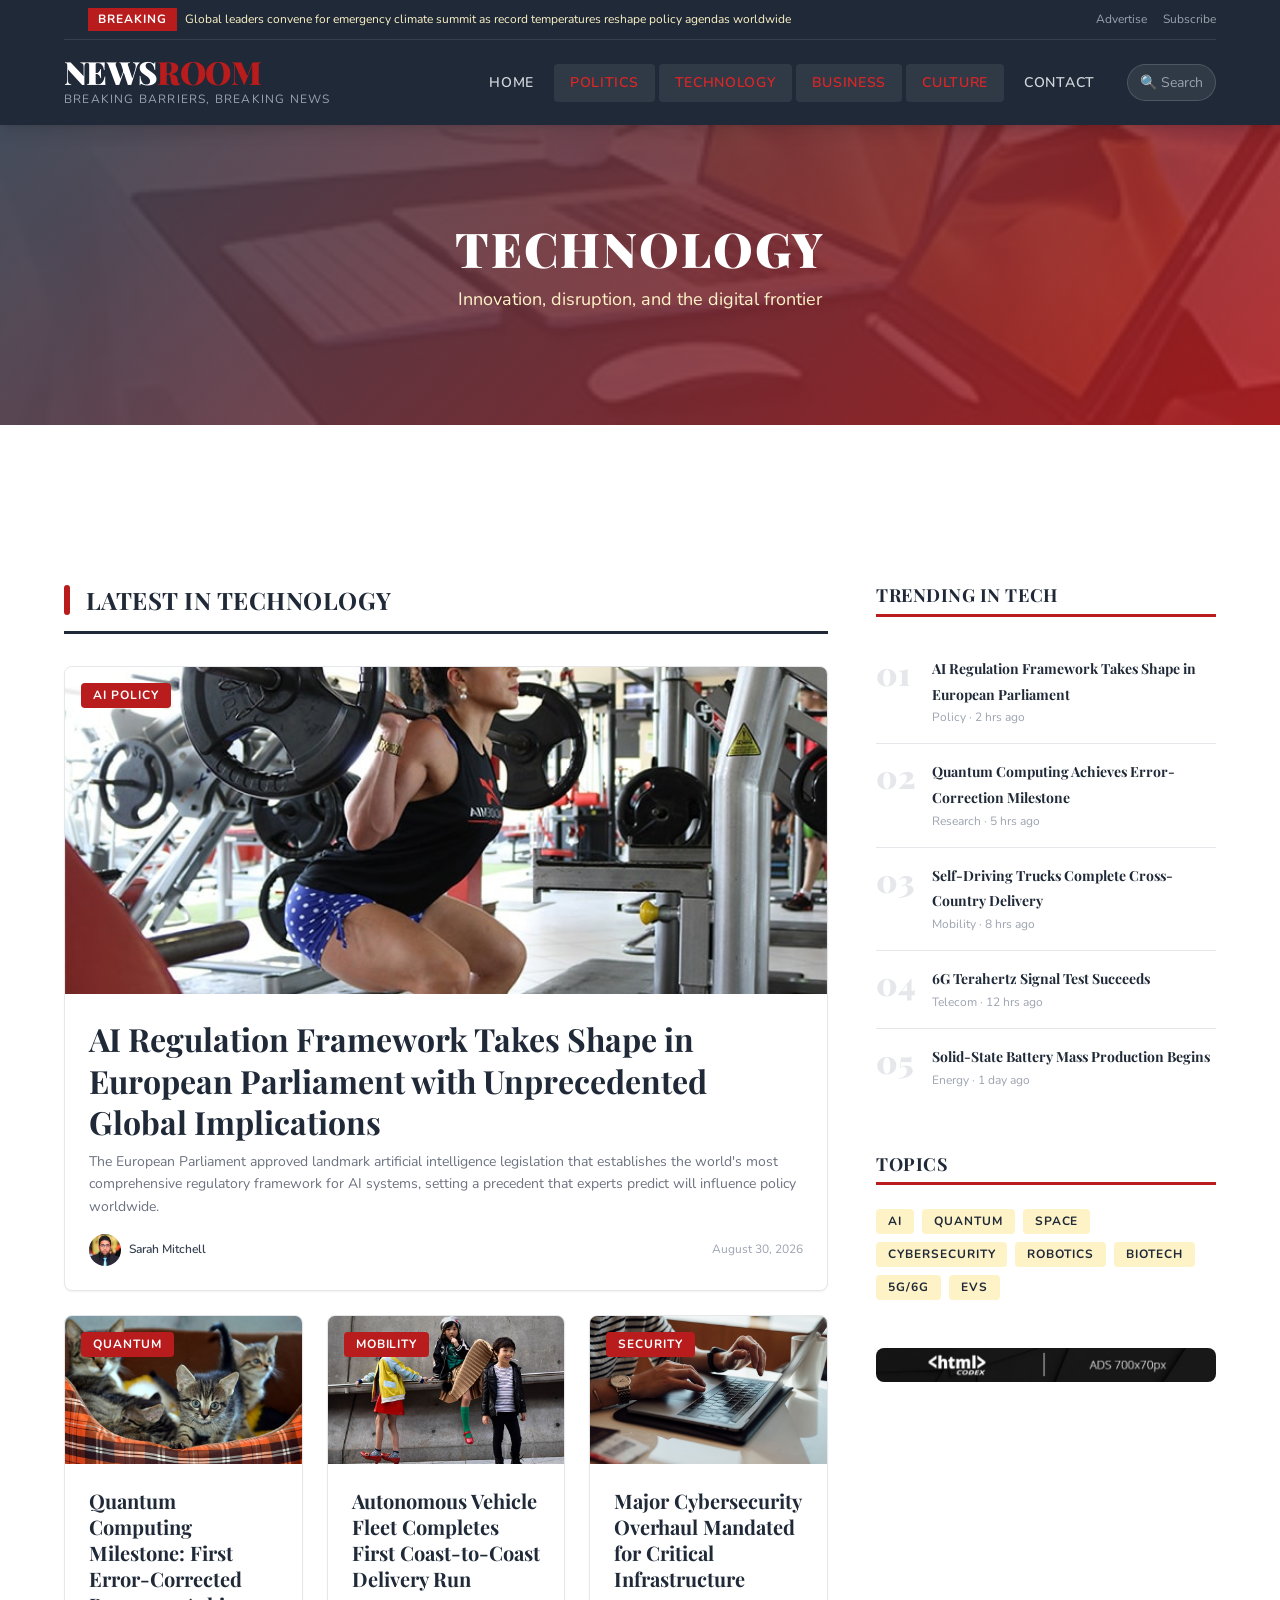
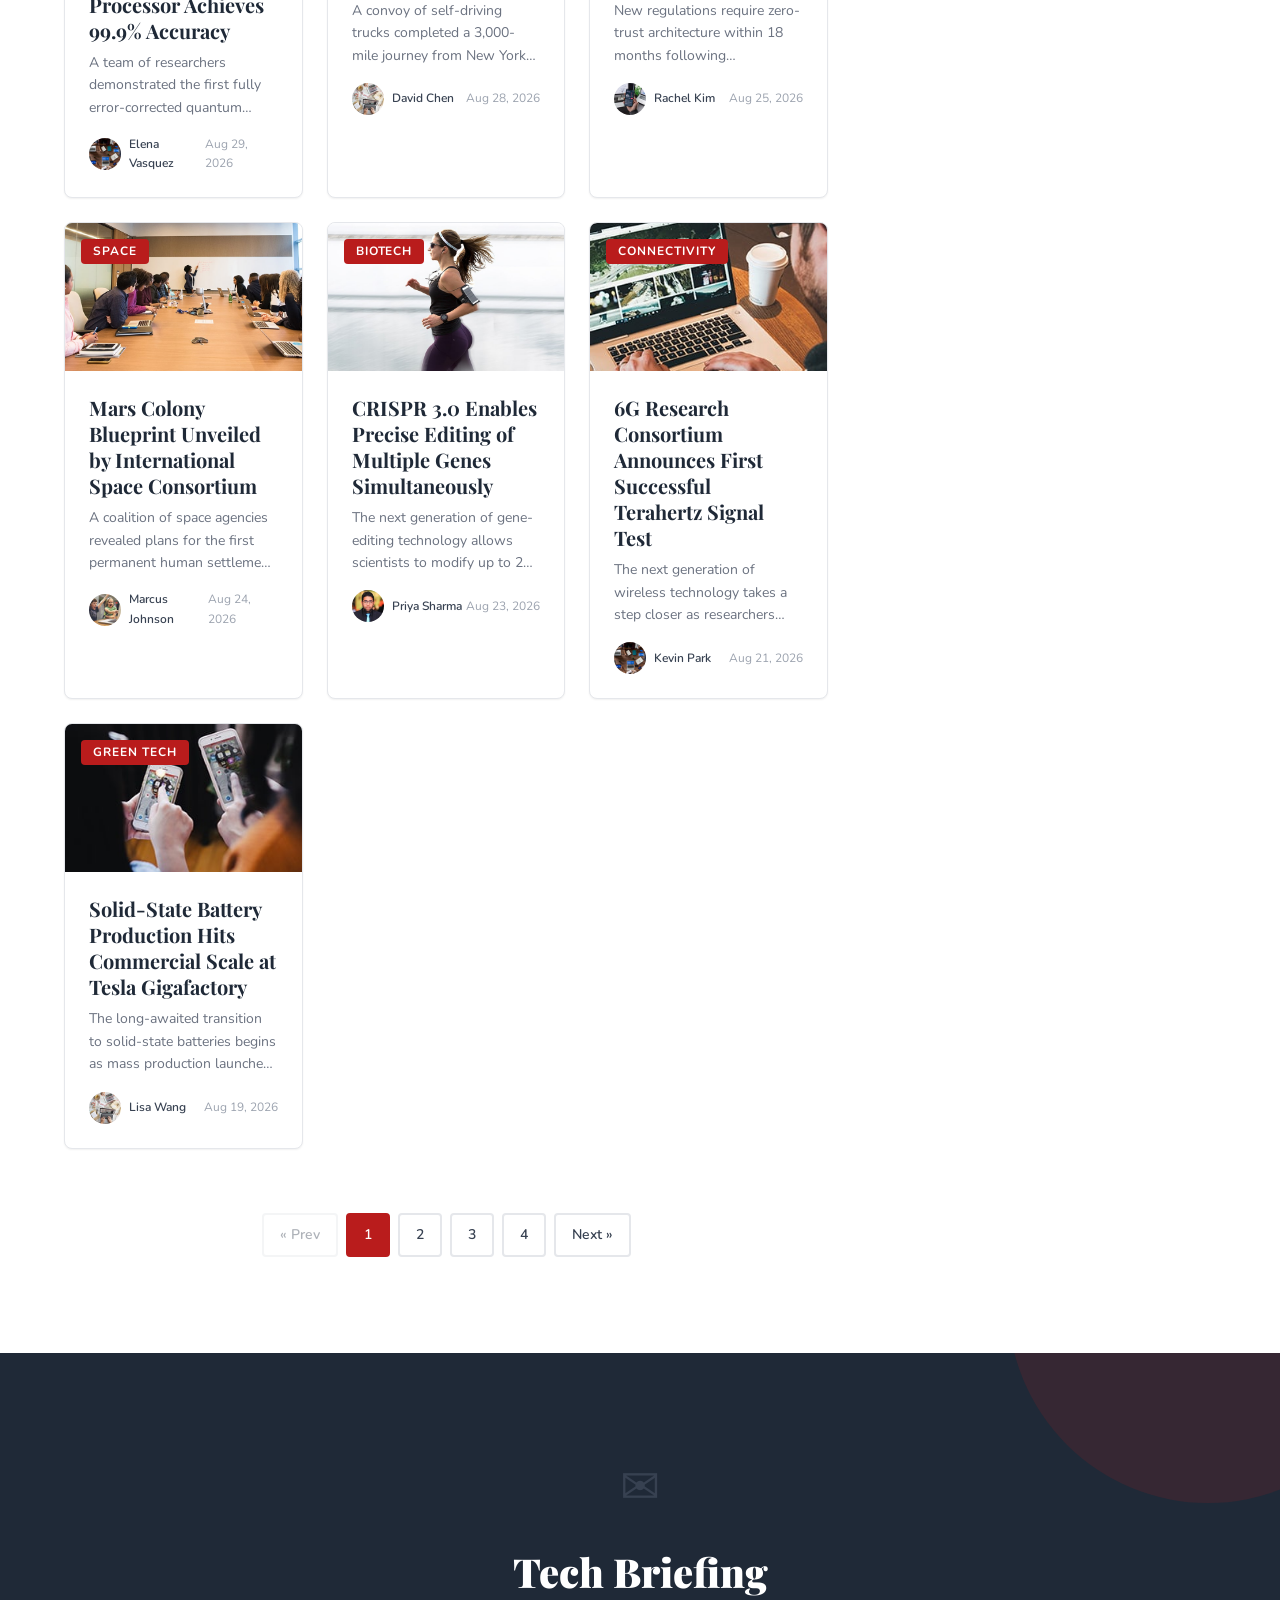
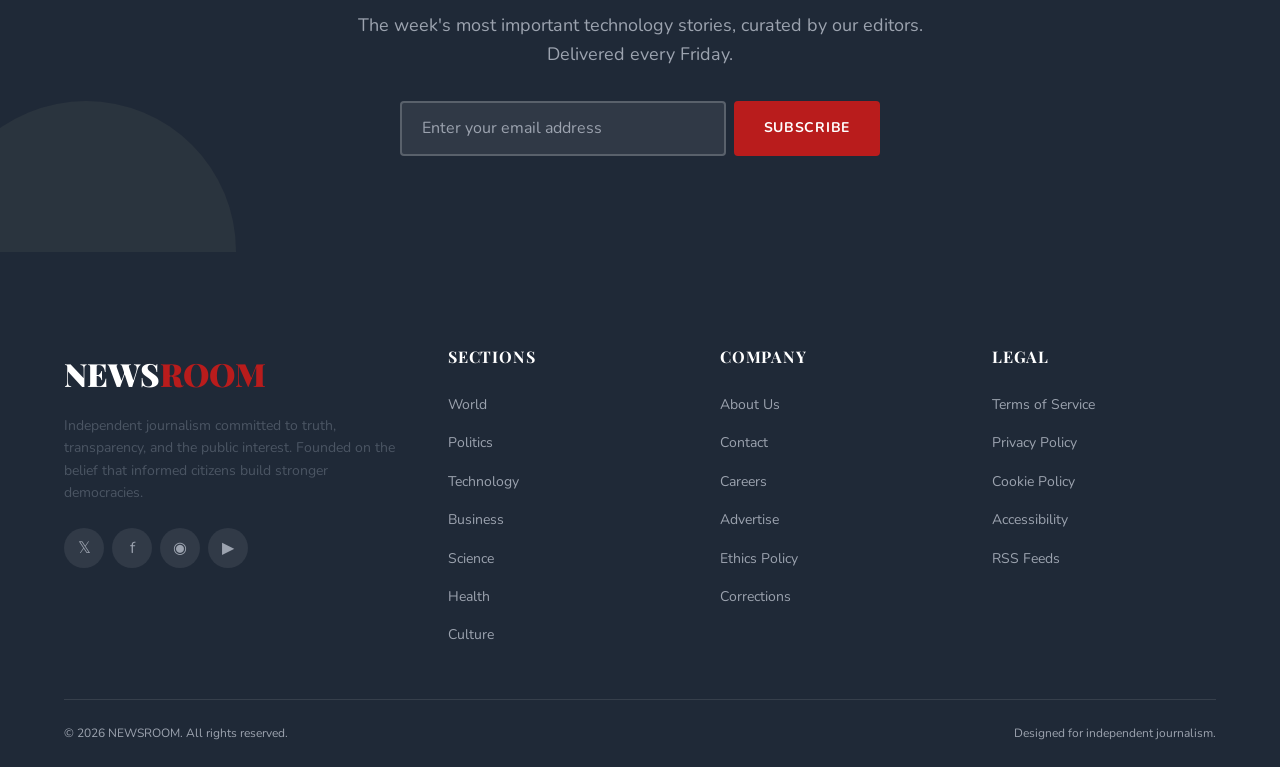
<file: category.html>
<!DOCTYPE html>
<html lang="en">
<head>
  <meta charset="UTF-8">
  <meta name="viewport" content="width=device-width, initial-scale=1.0">
  <title>Technology — NEWSROOM</title>
  <meta name="description" content="Latest technology news and analysis from NEWSROOM. AI, cybersecurity, space exploration, and the innovations shaping our future.">
  <link rel="stylesheet" href="assets/css/style.css">
  <link rel="icon" href="data:image/svg+xml,<svg xmlns='http://www.w3.org/2000/svg' viewBox='0 0 100 100'><text y='.9em' font-size='90'>📰</text></svg>">
</head>
<body>

  <!-- ========== HEADER ========== -->
  <header class="header">
    <div class="container">
      <div class="header__top">
        <div class="header__breaking">
          <span class="header__breaking-label">Breaking</span>
          <span class="header__breaking-ticker">Global leaders convene for emergency climate summit as record temperatures reshape policy agendas worldwide</span>
        </div>
        <div style="display:flex;gap:1rem;align-items:center;">
          <a href="#">Advertise</a>
          <a href="#">Subscribe</a>
        </div>
      </div>
      <div class="header__main">
        <a href="index.html" class="header__brand">
          <div class="header__logo">News<span>Room</span></div>
          <div class="header__tagline">Breaking Barriers, Breaking News</div>
        </a>
        <nav class="nav" aria-label="Main navigation">
          <ul class="nav__list">
            <li><a href="index.html" class="nav__link">Home</a></li>
            <li><a href="category.html" class="nav__link">Politics</a></li>
            <li><a href="category.html" class="nav__link active">Technology</a></li>
            <li><a href="category.html" class="nav__link">Business</a></li>
            <li><a href="category.html" class="nav__link">Culture</a></li>
            <li><a href="contact.html" class="nav__link">Contact</a></li>
          </ul>
          <div class="nav__search" role="search" aria-label="Search">&#128269; Search</div>
        </nav>
        <button class="burger" aria-label="Toggle navigation" aria-expanded="false">
          <span class="burger__line"></span>
          <span class="burger__line"></span>
          <span class="burger__line"></span>
        </button>
      </div>
    </div>
  </header>

  <!-- ========== PAGE BANNER ========== -->
  <div class="page-banner reveal-scale">
    <img src="assets/img/cat-500x80-2.jpg" alt="Technology" class="page-banner__img">
    <div class="page-banner__overlay">
      <h1 class="page-banner__title">Technology</h1>
      <p class="page-banner__desc">Innovation, disruption, and the digital frontier</p>
    </div>
  </div>

  <!-- ========== CATEGORY ARTICLES ========== -->
  <section class="pt-section pb-section">
    <div class="container">
      <div class="layout-with-sidebar">
        <div>
          <div class="section-header reveal">
            <div class="section-header__left">
              <div class="section-header__accent"></div>
              <h2 class="section-header__title">Latest in Technology</h2>
            </div>
          </div>

          <div class="cat-grid stagger">
            <!-- Featured card -->
            <article class="card reveal" style="grid-column:1/-1;">
              <div class="card__image" style="aspect-ratio:21/9;">
                <img src="assets/img/news-700x435-2.jpg" alt="AI Regulation">
                <span class="tag tag--red">AI Policy</span>
              </div>
              <div class="card__body">
                <h3 class="card__title" style="font-size:var(--fs-2xl);">AI Regulation Framework Takes Shape in European Parliament with Unprecedented Global Implications</h3>
                <p class="card__excerpt">The European Parliament approved landmark artificial intelligence legislation that establishes the world's most comprehensive regulatory framework for AI systems, setting a precedent that experts predict will influence policy worldwide.</p>
                <div class="card__meta">
                  <div class="card__meta-left">
                    <img src="assets/img/user.jpg" alt="Sarah Mitchell" class="card__meta-avatar">
                    <span class="card__meta-author">Sarah Mitchell</span>
                  </div>
                  <span>August 30, 2026</span>
                </div>
              </div>
            </article>

            <!-- Regular cards -->
            <article class="card reveal">
              <div class="card__image">
                <img src="assets/img/news-500x280-2.jpg" alt="Quantum Computing">
                <span class="tag tag--red">Quantum</span>
              </div>
              <div class="card__body">
                <h3 class="card__title">Quantum Computing Milestone: First Error-Corrected Processor Achieves 99.9% Accuracy</h3>
                <p class="card__excerpt">A team of researchers demonstrated the first fully error-corrected quantum processor, bringing practical quantum computing years closer to reality.</p>
                <div class="card__meta">
                  <div class="card__meta-left">
                    <img src="assets/img/news-80x80-1.jpg" alt="Elena Vasquez" class="card__meta-avatar">
                    <span class="card__meta-author">Elena Vasquez</span>
                  </div>
                  <span>Aug 29, 2026</span>
                </div>
              </div>
            </article>

            <article class="card reveal">
              <div class="card__image">
                <img src="assets/img/news-500x280-3.jpg" alt="Autonomous Vehicles">
                <span class="tag tag--red">Mobility</span>
              </div>
              <div class="card__body">
                <h3 class="card__title">Autonomous Vehicle Fleet Completes First Coast-to-Coast Delivery Run</h3>
                <p class="card__excerpt">A convoy of self-driving trucks completed a 3,000-mile journey from New York to Los Angeles without any human intervention, marking a milestone for the logistics industry.</p>
                <div class="card__meta">
                  <div class="card__meta-left">
                    <img src="assets/img/news-80x80-2.jpg" alt="David Chen" class="card__meta-avatar">
                    <span class="card__meta-author">David Chen</span>
                  </div>
                  <span>Aug 28, 2026</span>
                </div>
              </div>
            </article>

            <article class="card reveal">
              <div class="card__image">
                <img src="assets/img/news-500x280-4.jpg" alt="Cybersecurity">
                <span class="tag tag--red">Security</span>
              </div>
              <div class="card__body">
                <h3 class="card__title">Major Cybersecurity Overhaul Mandated for Critical Infrastructure</h3>
                <p class="card__excerpt">New regulations require zero-trust architecture within 18 months following sophisticated attacks on energy and healthcare systems.</p>
                <div class="card__meta">
                  <div class="card__meta-left">
                    <img src="assets/img/news-80x80-3.jpg" alt="Rachel Kim" class="card__meta-avatar">
                    <span class="card__meta-author">Rachel Kim</span>
                  </div>
                  <span>Aug 25, 2026</span>
                </div>
              </div>
            </article>

            <article class="card reveal">
              <div class="card__image">
                <img src="assets/img/news-500x280-5.jpg" alt="Space Tech">
                <span class="tag tag--red">Space</span>
              </div>
              <div class="card__body">
                <h3 class="card__title">Mars Colony Blueprint Unveiled by International Space Consortium</h3>
                <p class="card__excerpt">A coalition of space agencies revealed plans for the first permanent human settlement on Mars, targeting a crewed mission within the next decade.</p>
                <div class="card__meta">
                  <div class="card__meta-left">
                    <img src="assets/img/news-80x80-4.jpg" alt="Marcus Johnson" class="card__meta-avatar">
                    <span class="card__meta-author">Marcus Johnson</span>
                  </div>
                  <span>Aug 24, 2026</span>
                </div>
              </div>
            </article>

            <article class="card reveal">
              <div class="card__image">
                <img src="assets/img/news-500x280-6.jpg" alt="Biotech">
                <span class="tag tag--red">Biotech</span>
              </div>
              <div class="card__body">
                <h3 class="card__title">CRISPR 3.0 Enables Precise Editing of Multiple Genes Simultaneously</h3>
                <p class="card__excerpt">The next generation of gene-editing technology allows scientists to modify up to 20 genes in a single procedure, opening new frontiers in medicine and agriculture.</p>
                <div class="card__meta">
                  <div class="card__meta-left">
                    <img src="assets/img/user.jpg" alt="Priya Sharma" class="card__meta-avatar">
                    <span class="card__meta-author">Priya Sharma</span>
                  </div>
                  <span>Aug 23, 2026</span>
                </div>
              </div>
            </article>

            <article class="card reveal">
              <div class="card__image">
                <img src="assets/img/news-300x300-4.jpg" alt="5G Networks">
                <span class="tag tag--red">Connectivity</span>
              </div>
              <div class="card__body">
                <h3 class="card__title">6G Research Consortium Announces First Successful Terahertz Signal Test</h3>
                <p class="card__excerpt">The next generation of wireless technology takes a step closer as researchers achieve stable terahertz transmissions over record distances.</p>
                <div class="card__meta">
                  <div class="card__meta-left">
                    <img src="assets/img/news-80x80-1.jpg" alt="Kevin Park" class="card__meta-avatar">
                    <span class="card__meta-author">Kevin Park</span>
                  </div>
                  <span>Aug 21, 2026</span>
                </div>
              </div>
            </article>

            <article class="card reveal">
              <div class="card__image">
                <img src="assets/img/news-300x300-5.jpg" alt="Green Tech">
                <span class="tag tag--red">Green Tech</span>
              </div>
              <div class="card__body">
                <h3 class="card__title">Solid-State Battery Production Hits Commercial Scale at Tesla Gigafactory</h3>
                <p class="card__excerpt">The long-awaited transition to solid-state batteries begins as mass production launches, promising doubled range for electric vehicles.</p>
                <div class="card__meta">
                  <div class="card__meta-left">
                    <img src="assets/img/news-80x80-2.jpg" alt="Lisa Wang" class="card__meta-avatar">
                    <span class="card__meta-author">Lisa Wang</span>
                  </div>
                  <span>Aug 19, 2026</span>
                </div>
              </div>
            </article>
          </div>

          <!-- Pagination -->
          <div class="pagination reveal">
            <button class="pagination__btn disabled">&laquo; Prev</button>
            <button class="pagination__btn active">1</button>
            <button class="pagination__btn">2</button>
            <button class="pagination__btn">3</button>
            <button class="pagination__btn">4</button>
            <button class="pagination__btn">Next &raquo;</button>
          </div>
        </div>

        <!-- Sidebar -->
        <aside class="sidebar">
          <div class="sidebar__block reveal-right">
            <h3 class="sidebar__title">Trending in Tech</h3>
            <div class="trending-list">
              <div class="trending-list__item">
                <span class="trending-list__number">01</span>
                <div>
                  <a href="article.html" class="trending-list__title">AI Regulation Framework Takes Shape in European Parliament</a>
                  <div class="trending-list__meta">Policy &middot; 2 hrs ago</div>
                </div>
              </div>
              <div class="trending-list__item">
                <span class="trending-list__number">02</span>
                <div>
                  <a href="article.html" class="trending-list__title">Quantum Computing Achieves Error-Correction Milestone</a>
                  <div class="trending-list__meta">Research &middot; 5 hrs ago</div>
                </div>
              </div>
              <div class="trending-list__item">
                <span class="trending-list__number">03</span>
                <div>
                  <a href="article.html" class="trending-list__title">Self-Driving Trucks Complete Cross-Country Delivery</a>
                  <div class="trending-list__meta">Mobility &middot; 8 hrs ago</div>
                </div>
              </div>
              <div class="trending-list__item">
                <span class="trending-list__number">04</span>
                <div>
                  <a href="article.html" class="trending-list__title">6G Terahertz Signal Test Succeeds</a>
                  <div class="trending-list__meta">Telecom &middot; 12 hrs ago</div>
                </div>
              </div>
              <div class="trending-list__item">
                <span class="trending-list__number">05</span>
                <div>
                  <a href="article.html" class="trending-list__title">Solid-State Battery Mass Production Begins</a>
                  <div class="trending-list__meta">Energy &middot; 1 day ago</div>
                </div>
              </div>
            </div>
          </div>

          <div class="sidebar__block reveal-right">
            <h3 class="sidebar__title">Topics</h3>
            <div class="tags-cloud">
              <a href="category.html" class="tag tag--cream">AI</a>
              <a href="category.html" class="tag tag--cream">Quantum</a>
              <a href="category.html" class="tag tag--cream">Space</a>
              <a href="category.html" class="tag tag--cream">Cybersecurity</a>
              <a href="category.html" class="tag tag--cream">Robotics</a>
              <a href="category.html" class="tag tag--cream">Biotech</a>
              <a href="category.html" class="tag tag--cream">5G/6G</a>
              <a href="category.html" class="tag tag--cream">EVs</a>
            </div>
          </div>

          <div class="sidebar__block reveal-right">
            <img src="assets/img/ads-700x70.jpg" alt="Advertisement" style="width:100%;border-radius:8px;">
          </div>
        </aside>
      </div>
    </div>
  </section>

  <!-- ========== NEWSLETTER ========== -->
  <section class="newsletter">
    <div class="container">
      <div class="newsletter__inner reveal-scale">
        <div class="newsletter__icon">&#9993;</div>
        <h2 class="newsletter__title">Tech Briefing</h2>
        <p class="newsletter__desc">The week's most important technology stories, curated by our editors. Delivered every Friday.</p>
        <form class="newsletter__form" data-form="newsletter">
          <input type="email" class="newsletter__input" placeholder="Enter your email address" required aria-label="Email address">
          <button type="submit" class="btn btn--primary">Subscribe</button>
        </form>
        <div class="form-ok" style="margin-top:1rem;">Welcome aboard! Check your inbox to confirm your subscription.</div>
        <div class="form-err" style="margin-top:1rem;">Please enter a valid email address.</div>
      </div>
    </div>
  </section>

  <!-- ========== FOOTER ========== -->
  <footer class="footer">
    <div class="container">
      <div class="footer__main">
        <div>
          <div class="footer__brand-logo">News<span>Room</span></div>
          <p class="footer__brand-desc">Independent journalism committed to truth, transparency, and the public interest. Founded on the belief that informed citizens build stronger democracies.</p>
          <div class="footer__social">
            <a href="#" aria-label="Twitter">&#120143;</a>
            <a href="#" aria-label="Facebook">f</a>
            <a href="#" aria-label="Instagram">&#9673;</a>
            <a href="#" aria-label="YouTube">&#9654;</a>
          </div>
        </div>
        <div>
          <h4 class="footer__col-title">Sections</h4>
          <div class="footer__links">
            <a href="category.html">World</a>
            <a href="category.html">Politics</a>
            <a href="category.html">Technology</a>
            <a href="category.html">Business</a>
            <a href="category.html">Science</a>
            <a href="category.html">Health</a>
            <a href="category.html">Culture</a>
          </div>
        </div>
        <div>
          <h4 class="footer__col-title">Company</h4>
          <div class="footer__links">
            <a href="#">About Us</a>
            <a href="contact.html">Contact</a>
            <a href="#">Careers</a>
            <a href="#">Advertise</a>
            <a href="#">Ethics Policy</a>
            <a href="#">Corrections</a>
          </div>
        </div>
        <div>
          <h4 class="footer__col-title">Legal</h4>
          <div class="footer__links">
            <a href="#">Terms of Service</a>
            <a href="#">Privacy Policy</a>
            <a href="#">Cookie Policy</a>
            <a href="#">Accessibility</a>
            <a href="#">RSS Feeds</a>
          </div>
        </div>
      </div>
      <div class="footer__bottom">
        <span>&copy; <span data-year></span> NEWSROOM. All rights reserved.</span>
        <span>Designed for independent journalism.</span>
      </div>
    </div>
  </footer>

  <script src="assets/js/main.js"></script>
</body>
</html>
</file>
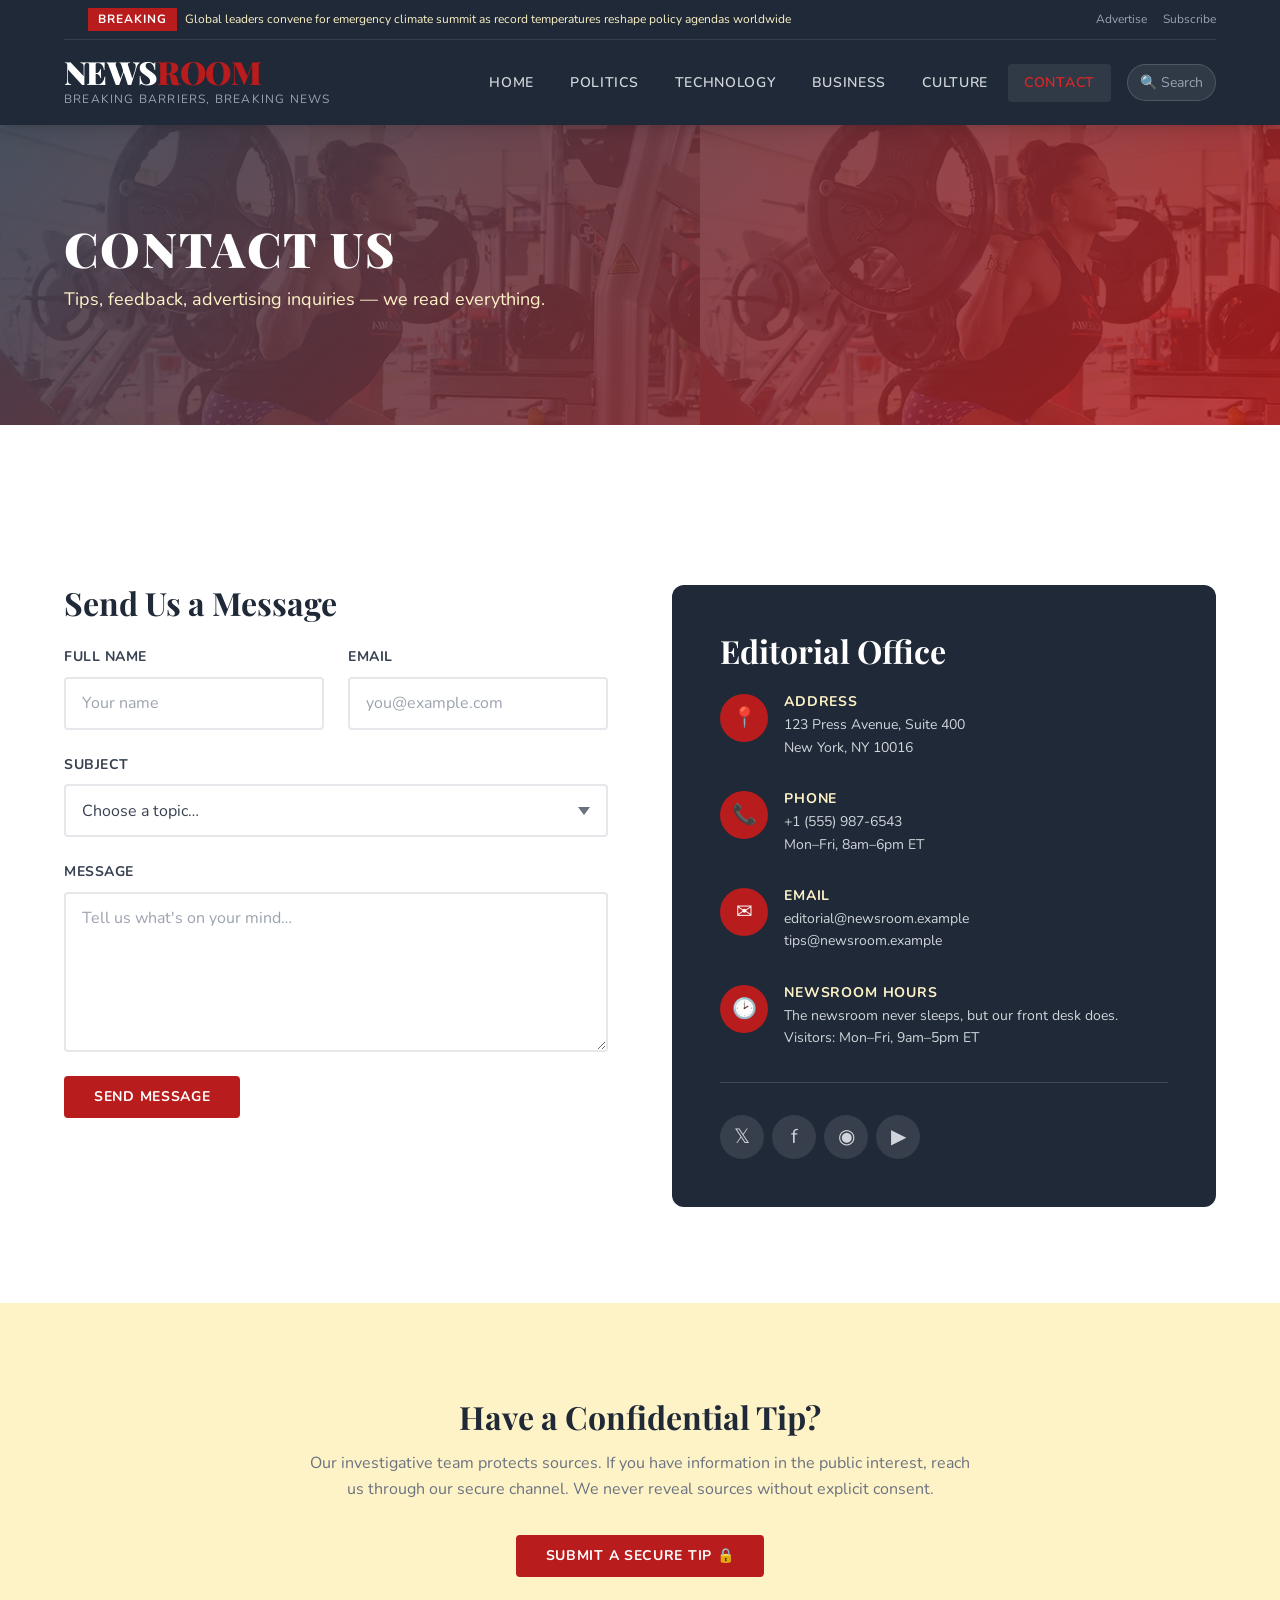
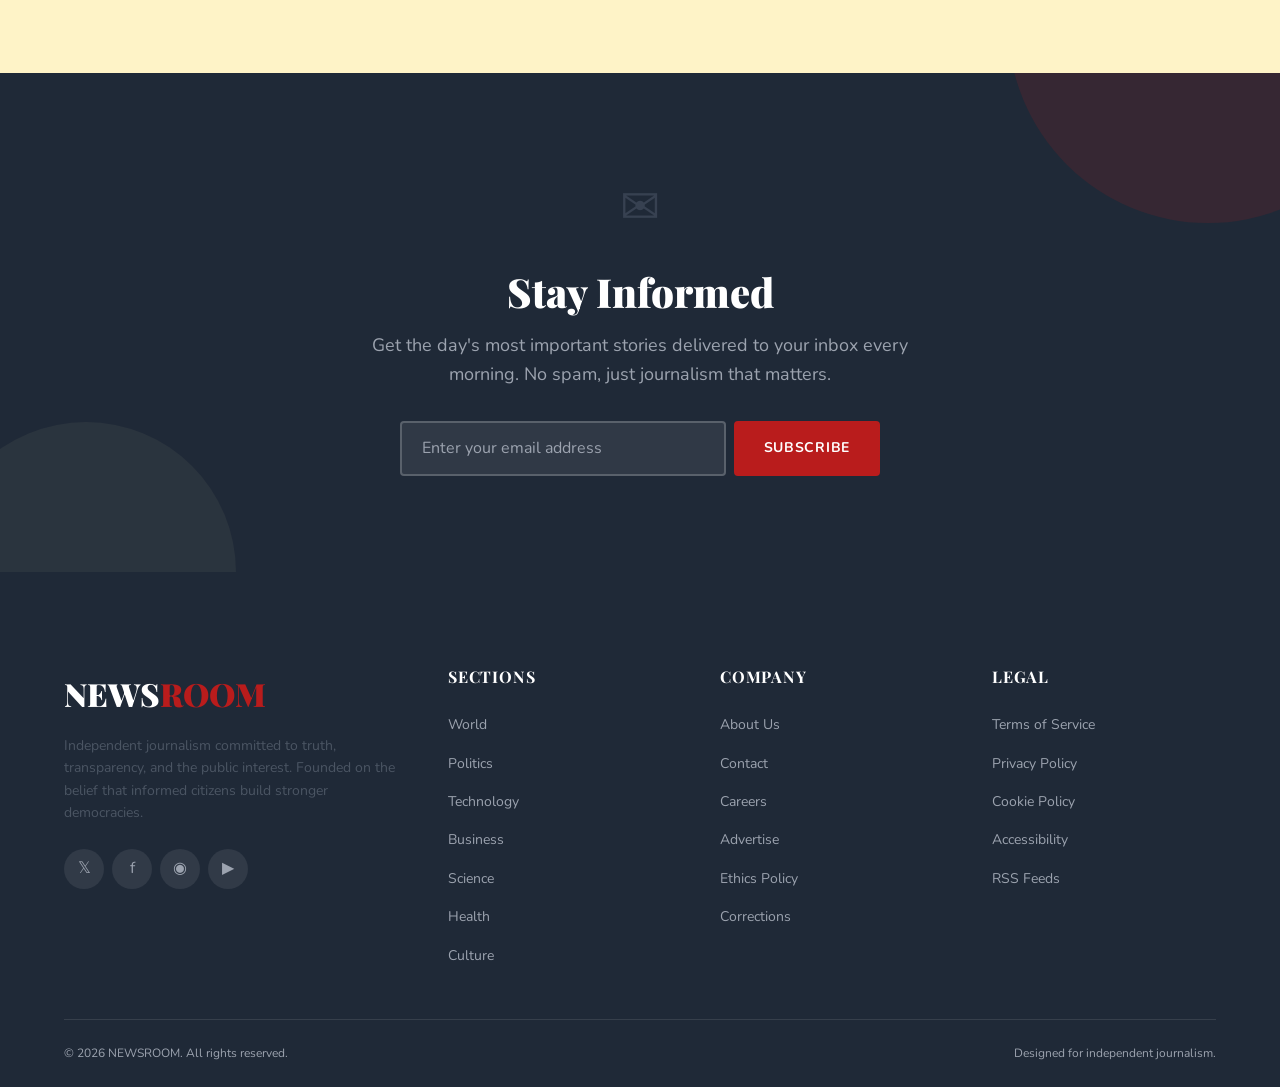
<file: contact.html>
<!DOCTYPE html>
<html lang="en">
<head>
  <meta charset="UTF-8">
  <meta name="viewport" content="width=device-width, initial-scale=1.0">
  <title>Contact — NEWSROOM</title>
  <meta name="description" content="Get in touch with the NEWSROOM editorial team. Tips, advertising, subscriptions, and general inquiries.">
  <link rel="stylesheet" href="assets/css/style.css">
  <link rel="icon" href="data:image/svg+xml,<svg xmlns='http://www.w3.org/2000/svg' viewBox='0 0 100 100'><text y='.9em' font-size='90'>📰</text></svg>">
</head>
<body>

  <!-- ========== HEADER ========== -->
  <header class="header">
    <div class="container">
      <div class="header__top">
        <div class="header__breaking">
          <span class="header__breaking-label">Breaking</span>
          <span class="header__breaking-ticker">Global leaders convene for emergency climate summit as record temperatures reshape policy agendas worldwide</span>
        </div>
        <div style="display:flex;gap:1rem;align-items:center;">
          <a href="#">Advertise</a>
          <a href="#">Subscribe</a>
        </div>
      </div>
      <div class="header__main">
        <a href="index.html" class="header__brand">
          <div class="header__logo">News<span>Room</span></div>
          <div class="header__tagline">Breaking Barriers, Breaking News</div>
        </a>
        <nav class="nav" aria-label="Main navigation">
          <ul class="nav__list">
            <li><a href="index.html" class="nav__link">Home</a></li>
            <li><a href="category.html" class="nav__link">Politics</a></li>
            <li><a href="category.html" class="nav__link">Technology</a></li>
            <li><a href="category.html" class="nav__link">Business</a></li>
            <li><a href="category.html" class="nav__link">Culture</a></li>
            <li><a href="contact.html" class="nav__link active">Contact</a></li>
          </ul>
          <div class="nav__search" role="search" aria-label="Search">&#128269; Search</div>
        </nav>
        <button class="burger" aria-label="Toggle navigation" aria-expanded="false">
          <span class="burger__line"></span>
          <span class="burger__line"></span>
          <span class="burger__line"></span>
        </button>
      </div>
    </div>
  </header>

  <!-- ========== PAGE BANNER ========== -->
  <section class="page-banner">
    <div class="page-banner__img" style="background-image:url('assets/img/news-700x435-2.jpg');"></div>
    <div class="page-banner__overlay"></div>
    <div class="container" style="position:relative;z-index:2;">
      <h1 class="page-banner__title">Contact Us</h1>
      <p class="page-banner__desc">Tips, feedback, advertising inquiries — we read everything.</p>
    </div>
  </section>

  <!-- ========== CONTACT SECTION ========== -->
  <section class="pt-section pb-section">
    <div class="container">
      <div class="contact-grid">
        <!-- Form -->
        <div>
          <h2 style="font-family:var(--ff-heading);font-size:var(--fs-2xl);margin-bottom:var(--space-lg);">Send Us a Message</h2>
          <form class="form" data-form novalidate>
            <div class="form__row">
              <div class="form__group">
                <label class="form__label" for="c-name">Full Name</label>
                <input class="form__input" type="text" id="c-name" name="name" placeholder="Your name" required>
              </div>
              <div class="form__group">
                <label class="form__label" for="c-email">Email</label>
                <input class="form__input" type="email" id="c-email" name="email" placeholder="you@example.com" required>
              </div>
            </div>
            <div class="form__group">
              <label class="form__label" for="c-subject">Subject</label>
              <select class="form__select" id="c-subject" name="subject" required>
                <option value="">Choose a topic…</option>
                <option>News Tip</option>
                <option>Advertising Inquiry</option>
                <option>Subscription Support</option>
                <option>Press Release</option>
                <option>General Inquiry</option>
              </select>
            </div>
            <div class="form__group">
              <label class="form__label" for="c-msg">Message</label>
              <textarea class="form__textarea" id="c-msg" name="message" placeholder="Tell us what's on your mind…" required></textarea>
            </div>
            <button class="btn btn--primary" type="submit" style="align-self:flex-start;">Send Message</button>
            <div class="form-ok">Thank you! Your message has been sent. We'll get back to you within 24 hours.</div>
            <div class="form-err">Please fill in all required fields with valid information.</div>
          </form>
        </div>

        <!-- Info -->
        <div class="contact-info">
          <h3 class="contact-info__title">Editorial Office</h3>
          <div class="contact-info__item">
            <div class="contact-info__icon">&#128205;</div>
            <div class="contact-info__text">
              <h4>Address</h4>
              <p>123 Press Avenue, Suite 400<br>New York, NY 10016</p>
            </div>
          </div>
          <div class="contact-info__item">
            <div class="contact-info__icon">&#128222;</div>
            <div class="contact-info__text">
              <h4>Phone</h4>
              <p>+1 (555) 987-6543<br>Mon–Fri, 8am–6pm ET</p>
            </div>
          </div>
          <div class="contact-info__item">
            <div class="contact-info__icon">&#9993;</div>
            <div class="contact-info__text">
              <h4>Email</h4>
              <p>editorial@newsroom.example<br>tips@newsroom.example</p>
            </div>
          </div>
          <div class="contact-info__item">
            <div class="contact-info__icon">&#128337;</div>
            <div class="contact-info__text">
              <h4>Newsroom Hours</h4>
              <p>The newsroom never sleeps, but our front desk does.<br>Visitors: Mon–Fri, 9am–5pm ET</p>
            </div>
          </div>
          <div class="contact-info__social">
            <a href="#" aria-label="Twitter">&#120143;</a>
            <a href="#" aria-label="Facebook">f</a>
            <a href="#" aria-label="Instagram">&#9673;</a>
            <a href="#" aria-label="YouTube">&#9654;</a>
          </div>
        </div>
      </div>
    </div>
  </section>

  <!-- ========== SECURE TIPS ========== -->
  <section class="pt-section pb-section bg-cream">
    <div class="container" style="max-width:720px;text-align:center;">
      <h2 style="font-family:var(--ff-heading);font-size:var(--fs-2xl);margin-bottom:var(--space-md);">Have a Confidential Tip?</h2>
      <p style="color:var(--clr-gray-500);margin-bottom:var(--space-xl);">Our investigative team protects sources. If you have information in the public interest, reach us through our secure channel. We never reveal sources without explicit consent.</p>
      <a href="mailto:tips@newsroom.example" class="btn btn--primary" style="display:inline-flex;">Submit a Secure Tip &#128274;</a>
    </div>
  </section>

  <!-- ========== NEWSLETTER ========== -->
  <section class="newsletter">
    <div class="container">
      <div class="newsletter__inner reveal-scale">
        <div class="newsletter__icon">&#9993;</div>
        <h2 class="newsletter__title">Stay Informed</h2>
        <p class="newsletter__desc">Get the day's most important stories delivered to your inbox every morning. No spam, just journalism that matters.</p>
        <form class="newsletter__form" data-form="newsletter">
          <input type="email" class="newsletter__input" placeholder="Enter your email address" required aria-label="Email address">
          <button type="submit" class="btn btn--primary">Subscribe</button>
        </form>
        <div class="form-ok" style="margin-top:1rem;">Welcome aboard! Check your inbox to confirm your subscription.</div>
        <div class="form-err" style="margin-top:1rem;">Please enter a valid email address.</div>
      </div>
    </div>
  </section>

  <!-- ========== FOOTER ========== -->
  <footer class="footer">
    <div class="container">
      <div class="footer__main">
        <div>
          <div class="footer__brand-logo">News<span>Room</span></div>
          <p class="footer__brand-desc">Independent journalism committed to truth, transparency, and the public interest. Founded on the belief that informed citizens build stronger democracies.</p>
          <div class="footer__social">
            <a href="#" aria-label="Twitter">&#120143;</a>
            <a href="#" aria-label="Facebook">f</a>
            <a href="#" aria-label="Instagram">&#9673;</a>
            <a href="#" aria-label="YouTube">&#9654;</a>
          </div>
        </div>
        <div>
          <h4 class="footer__col-title">Sections</h4>
          <div class="footer__links">
            <a href="category.html">World</a>
            <a href="category.html">Politics</a>
            <a href="category.html">Technology</a>
            <a href="category.html">Business</a>
            <a href="category.html">Science</a>
            <a href="category.html">Health</a>
            <a href="category.html">Culture</a>
          </div>
        </div>
        <div>
          <h4 class="footer__col-title">Company</h4>
          <div class="footer__links">
            <a href="#">About Us</a>
            <a href="contact.html">Contact</a>
            <a href="#">Careers</a>
            <a href="#">Advertise</a>
            <a href="#">Ethics Policy</a>
            <a href="#">Corrections</a>
          </div>
        </div>
        <div>
          <h4 class="footer__col-title">Legal</h4>
          <div class="footer__links">
            <a href="#">Terms of Service</a>
            <a href="#">Privacy Policy</a>
            <a href="#">Cookie Policy</a>
            <a href="#">Accessibility</a>
            <a href="#">RSS Feeds</a>
          </div>
        </div>
      </div>
      <div class="footer__bottom">
        <span>&copy; <span data-year></span> NEWSROOM. All rights reserved.</span>
        <span>Designed for independent journalism.</span>
      </div>
    </div>
  </footer>
  <script src="assets/js/main.js"></script>
</body>
</html>
</file>
<file: assets/css/style.css>
/* ============================================================
   NEWSROOM — Press Room & Media Hub
   "Breaking Barriers, Breaking News."
   Playfair Display (headings) + Nunito (body)
   Charcoal #374151 + Red #B91C1C + Cream #FEF3C7 + White
   ============================================================ */

/* --- Fonts --- */
@import url('https://fonts.googleapis.com/css2?family=Playfair+Display:ital,wght@0,400;0,500;0,600;0,700;0,800;0,900;1,400;1,700&family=Nunito:wght@300;400;500;600;700;800&display=swap');

/* ============================================================
   1. CUSTOM PROPERTIES
   ============================================================ */
:root {
  --clr-charcoal:  #374151;
  --clr-charcoal-dark: #1F2937;
  --clr-charcoal-light: #4B5563;
  --clr-red:       #B91C1C;
  --clr-red-dark:  #991B1B;
  --clr-red-light: #DC2626;
  --clr-cream:     #FEF3C7;
  --clr-cream-dark:#FDE68A;
  --clr-white:     #FFFFFF;
  --clr-offwhite:  #FAFAF9;
  --clr-gray-100:  #F3F4F6;
  --clr-gray-200:  #E5E7EB;
  --clr-gray-300:  #D1D5DB;
  --clr-gray-400:  #9CA3AF;
  --clr-gray-500:  #6B7280;
  --clr-gray-600:  #4B5563;
  --clr-black:     #111827;

  --ff-heading: 'Playfair Display', Georgia, 'Times New Roman', serif;
  --ff-body:    'Nunito', 'Segoe UI', Roboto, Arial, sans-serif;

  --fs-xs:   0.75rem;
  --fs-sm:   0.875rem;
  --fs-base: 1rem;
  --fs-md:   1.125rem;
  --fs-lg:   1.25rem;
  --fs-xl:   1.5rem;
  --fs-2xl:  2rem;
  --fs-3xl:  2.5rem;
  --fs-4xl:  3rem;
  --fs-hero: clamp(2.5rem, 5vw, 4.5rem);

  --fw-light:    300;
  --fw-normal:   400;
  --fw-medium:   500;
  --fw-semi:     600;
  --fw-bold:     700;
  --fw-extra:    800;
  --fw-black:    900;

  --lh-tight:    1.15;
  --lh-snug:     1.3;
  --lh-normal:   1.6;
  --lh-loose:    1.8;

  --space-xs:   0.25rem;
  --space-sm:   0.5rem;
  --space-md:   1rem;
  --space-lg:   1.5rem;
  --space-xl:   2rem;
  --space-2xl:  3rem;
  --space-3xl:  4rem;
  --space-4xl:  6rem;
  --space-5xl:  8rem;

  --radius-sm:  4px;
  --radius-md:  8px;
  --radius-lg:  12px;
  --radius-xl:  16px;
  --radius-full:9999px;

  --shadow-sm:   0 1px 2px rgba(0,0,0,0.06);
  --shadow-md:   0 4px 6px -1px rgba(0,0,0,0.1), 0 2px 4px -2px rgba(0,0,0,0.1);
  --shadow-lg:   0 10px 15px -3px rgba(0,0,0,0.1), 0 4px 6px -4px rgba(0,0,0,0.1);
  --shadow-xl:   0 20px 25px -5px rgba(0,0,0,0.1), 0 8px 10px -6px rgba(0,0,0,0.1);

  --transition-fast: 150ms ease;
  --transition-base: 250ms ease;
  --transition-slow: 400ms ease;

  --container-max: 1200px;
  --container-narrow: 800px;

  --z-dropdown: 100;
  --z-sticky:   200;
  --z-overlay:  300;
  --z-modal:    400;
}

/* ============================================================
   2. RESET & BASE
   ============================================================ */
*, *::before, *::after {
  box-sizing: border-box;
  margin: 0;
  padding: 0;
}

html {
  scroll-behavior: smooth;
  -webkit-text-size-adjust: 100%;
}

body {
  font-family: var(--ff-body);
  font-size: var(--fs-base);
  font-weight: var(--fw-normal);
  line-height: var(--lh-normal);
  color: var(--clr-charcoal);
  background-color: var(--clr-white);
  -webkit-font-smoothing: antialiased;
  -moz-osx-font-smoothing: grayscale;
}

img {
  max-width: 100%;
  height: auto;
  display: block;
}

a {
  color: inherit;
  text-decoration: none;
  transition: color var(--transition-fast);
}

a:hover {
  color: var(--clr-red);
}

ul, ol {
  list-style: none;
}

h1, h2, h3, h4, h5, h6 {
  font-family: var(--ff-heading);
  font-weight: var(--fw-bold);
  line-height: var(--lh-tight);
  color: var(--clr-charcoal-dark);
}

h1 { font-size: var(--fs-4xl); }
h2 { font-size: var(--fs-3xl); }
h3 { font-size: var(--fs-2xl); }
h4 { font-size: var(--fs-xl); }
h5 { font-size: var(--fs-lg); }
h6 { font-size: var(--fs-md); }

p {
  margin-bottom: var(--space-md);
  color: var(--clr-charcoal-light);
}

::selection {
  background: var(--clr-red);
  color: var(--clr-white);
}

/* ============================================================
   3. UTILITY CLASSES
   ============================================================ */
.container {
  width: 100%;
  max-width: var(--container-max);
  margin-inline: auto;
  padding-inline: var(--space-lg);
}

.container--narrow {
  max-width: var(--container-narrow);
}

.sr-only {
  position: absolute;
  width: 1px;
  height: 1px;
  padding: 0;
  margin: -1px;
  overflow: hidden;
  clip: rect(0,0,0,0);
  white-space: nowrap;
  border: 0;
}

.text-center { text-align: center; }
.text-red    { color: var(--clr-red); }
.text-cream  { color: var(--clr-cream); }
.text-charcoal { color: var(--clr-charcoal); }
.text-white  { color: var(--clr-white); }

.bg-charcoal { background-color: var(--clr-charcoal); }
.bg-cream    { background-color: var(--clr-cream); }
.bg-red      { background-color: var(--clr-red); }
.bg-white    { background-color: var(--clr-white); }

.mt-sm { margin-top: var(--space-sm); }
.mt-md { margin-top: var(--space-md); }
.mt-lg { margin-top: var(--space-lg); }
.mt-xl { margin-top: var(--space-xl); }
.mt-2xl { margin-top: var(--space-2xl); }
.mb-sm { margin-bottom: var(--space-sm); }
.mb-md { margin-bottom: var(--space-md); }
.mb-lg { margin-bottom: var(--space-lg); }
.mb-xl { margin-bottom: var(--space-xl); }
.mb-2xl { margin-bottom: var(--space-2xl); }

.pt-section { padding-top: var(--space-4xl); }
.pb-section { padding-bottom: var(--space-4xl); }

/* ============================================================
   4. BUTTONS
   ============================================================ */
.btn {
  display: inline-flex;
  align-items: center;
  justify-content: center;
  gap: var(--space-sm);
  padding: 0.75rem 1.75rem;
  font-family: var(--ff-body);
  font-size: var(--fs-sm);
  font-weight: var(--fw-bold);
  letter-spacing: 0.05em;
  text-transform: uppercase;
  border: 2px solid transparent;
  border-radius: var(--radius-sm);
  cursor: pointer;
  transition: all var(--transition-base);
  text-decoration: none;
  line-height: 1;
}

.btn:hover {
  transform: translateY(-2px);
  box-shadow: var(--shadow-md);
}

.btn:active {
  transform: translateY(0);
}

.btn--primary {
  background-color: var(--clr-red);
  color: var(--clr-white);
  border-color: var(--clr-red);
}

.btn--primary:hover {
  background-color: var(--clr-red-dark);
  border-color: var(--clr-red-dark);
  color: var(--clr-white);
}

.btn--outline {
  background-color: transparent;
  color: var(--clr-red);
  border-color: var(--clr-red);
}

.btn--outline:hover {
  background-color: var(--clr-red);
  color: var(--clr-white);
}

.btn--white {
  background-color: var(--clr-white);
  color: var(--clr-red);
  border-color: var(--clr-white);
}

.btn--white:hover {
  background-color: var(--clr-cream);
  border-color: var(--clr-cream);
  color: var(--clr-red-dark);
}

.btn--charcoal {
  background-color: var(--clr-charcoal);
  color: var(--clr-white);
  border-color: var(--clr-charcoal);
}

.btn--charcoal:hover {
  background-color: var(--clr-charcoal-dark);
  border-color: var(--clr-charcoal-dark);
}

.btn--sm {
  padding: 0.5rem 1.25rem;
  font-size: var(--fs-xs);
}

.btn--lg {
  padding: 1rem 2.5rem;
  font-size: var(--fs-base);
}

/* ============================================================
   5. TAG / BADGE
   ============================================================ */
.tag {
  display: inline-block;
  padding: 0.25rem 0.75rem;
  font-family: var(--ff-body);
  font-size: var(--fs-xs);
  font-weight: var(--fw-bold);
  letter-spacing: 0.08em;
  text-transform: uppercase;
  border-radius: var(--radius-sm);
  line-height: 1.4;
}

.tag--red {
  background-color: var(--clr-red);
  color: var(--clr-white);
}

.tag--charcoal {
  background-color: var(--clr-charcoal);
  color: var(--clr-white);
}

.tag--cream {
  background-color: var(--clr-cream);
  color: var(--clr-charcoal-dark);
}

.tag--outline {
  background-color: transparent;
  border: 1.5px solid var(--clr-red);
  color: var(--clr-red);
}

/* ============================================================
   6. HEADER & NAVIGATION
   ============================================================ */
.header {
  position: sticky;
  top: 0;
  z-index: var(--z-sticky);
  background-color: var(--clr-charcoal-dark);
  box-shadow: var(--shadow-lg);
}

.header__top {
  display: flex;
  align-items: center;
  justify-content: space-between;
  padding: var(--space-sm) 0;
  border-bottom: 1px solid rgba(255,255,255,0.1);
  font-size: var(--fs-xs);
  color: var(--clr-gray-400);
}

.header__top a {
  color: var(--clr-gray-400);
}

.header__top a:hover {
  color: var(--clr-cream);
}

.header__breaking {
  display: flex;
  align-items: center;
  gap: var(--space-sm);
  overflow: hidden;
  flex: 1;
  margin-inline: var(--space-lg);
}

.header__breaking-label {
  flex-shrink: 0;
  background: var(--clr-red);
  color: var(--clr-white);
  padding: 2px 10px;
  font-weight: var(--fw-bold);
  font-size: var(--fs-xs);
  text-transform: uppercase;
  letter-spacing: 0.08em;
  animation: pulse-label 2s ease-in-out infinite;
}

@keyframes pulse-label {
  0%, 100% { opacity: 1; }
  50% { opacity: 0.7; }
}

.header__breaking-ticker {
  white-space: nowrap;
  overflow: hidden;
  text-overflow: ellipsis;
  color: var(--clr-cream);
  font-size: var(--fs-xs);
}

.header__main {
  display: flex;
  align-items: center;
  justify-content: space-between;
  padding: var(--space-md) 0;
}

.header__brand {
  display: flex;
  flex-direction: column;
  gap: 2px;
}

.header__logo {
  font-family: var(--ff-heading);
  font-size: var(--fs-2xl);
  font-weight: var(--fw-black);
  color: var(--clr-white);
  letter-spacing: -0.02em;
  text-transform: uppercase;
  line-height: 1;
}

.header__logo span {
  color: var(--clr-red);
}

.header__tagline {
  font-family: var(--ff-body);
  font-size: var(--fs-xs);
  color: var(--clr-gray-400);
  letter-spacing: 0.1em;
  text-transform: uppercase;
}

/* Navigation */
.nav {
  display: flex;
  align-items: center;
}

.nav__list {
  display: flex;
  align-items: center;
  gap: var(--space-xs);
}

.nav__link {
  display: block;
  padding: 0.5rem 1rem;
  font-size: var(--fs-sm);
  font-weight: var(--fw-semi);
  color: var(--clr-gray-300);
  text-transform: uppercase;
  letter-spacing: 0.05em;
  border-radius: var(--radius-sm);
  transition: all var(--transition-fast);
}

.nav__link:hover,
.nav__link.active {
  color: var(--clr-white);
  background-color: rgba(255,255,255,0.08);
}

.nav__link.active {
  color: var(--clr-red-light);
}

.nav__search {
  display: flex;
  align-items: center;
  margin-left: var(--space-md);
  padding: 0.4rem 0.75rem;
  background: rgba(255,255,255,0.08);
  border: 1px solid rgba(255,255,255,0.15);
  border-radius: var(--radius-full);
  color: var(--clr-gray-400);
  font-size: var(--fs-sm);
  cursor: pointer;
  transition: all var(--transition-fast);
}

.nav__search:hover {
  background: rgba(255,255,255,0.15);
  color: var(--clr-white);
}

/* Burger */
.burger {
  display: none;
  flex-direction: column;
  gap: 5px;
  cursor: pointer;
  padding: 8px;
  background: none;
  border: none;
  z-index: var(--z-overlay);
}

.burger__line {
  display: block;
  width: 26px;
  height: 3px;
  background-color: var(--clr-white);
  border-radius: 2px;
  transition: all var(--transition-base);
}

.burger.active .burger__line:nth-child(1) {
  transform: rotate(45deg) translate(5px, 6px);
}

.burger.active .burger__line:nth-child(2) {
  opacity: 0;
}

.burger.active .burger__line:nth-child(3) {
  transform: rotate(-45deg) translate(5px, -6px);
}

/* ============================================================
   7. HERO SECTION
   ============================================================ */
.hero {
  position: relative;
  background-color: var(--clr-charcoal-dark);
  overflow: hidden;
}

.hero__grid {
  display: grid;
  grid-template-columns: 1.4fr 1fr;
  gap: 0;
  min-height: 520px;
}

.hero__main {
  position: relative;
  overflow: hidden;
}

.hero__main-img {
  width: 100%;
  height: 100%;
  object-fit: cover;
  transition: transform var(--transition-slow);
}

.hero__main:hover .hero__main-img {
  transform: scale(1.03);
}

.hero__main-overlay {
  position: absolute;
  inset: 0;
  background: linear-gradient(to top, rgba(17,24,39,0.95) 0%, rgba(17,24,39,0.4) 50%, transparent 100%);
  display: flex;
  flex-direction: column;
  justify-content: flex-end;
  padding: var(--space-3xl);
}

.hero__main-tag {
  align-self: flex-start;
  margin-bottom: var(--space-md);
}

.hero__main-title {
  font-family: var(--ff-heading);
  font-size: var(--fs-hero);
  font-weight: var(--fw-black);
  color: var(--clr-white);
  line-height: var(--lh-tight);
  margin-bottom: var(--space-md);
}

.hero__main-excerpt {
  font-size: var(--fs-md);
  color: var(--clr-gray-300);
  line-height: var(--lh-normal);
  max-width: 600px;
  margin-bottom: var(--space-lg);
}

.hero__main-meta {
  display: flex;
  align-items: center;
  gap: var(--space-md);
  font-size: var(--fs-sm);
  color: var(--clr-gray-400);
}

.hero__main-meta img {
  width: 40px;
  height: 40px;
  border-radius: var(--radius-full);
  object-fit: cover;
}

.hero__main-meta strong {
  color: var(--clr-cream);
  font-weight: var(--fw-semi);
}

.hero__sidebar {
  display: flex;
  flex-direction: column;
}

.hero__sidebar-item {
  position: relative;
  flex: 1;
  overflow: hidden;
  border-bottom: 1px solid rgba(255,255,255,0.1);
}

.hero__sidebar-item:last-child {
  border-bottom: none;
}

.hero__sidebar-img {
  width: 100%;
  height: 100%;
  object-fit: cover;
  transition: transform var(--transition-slow);
}

.hero__sidebar-item:hover .hero__sidebar-img {
  transform: scale(1.05);
}

.hero__sidebar-overlay {
  position: absolute;
  inset: 0;
  background: linear-gradient(to top, rgba(17,24,39,0.9) 0%, rgba(17,24,39,0.2) 60%, transparent 100%);
  display: flex;
  flex-direction: column;
  justify-content: flex-end;
  padding: var(--space-lg);
}

.hero__sidebar-tag {
  align-self: flex-start;
  margin-bottom: var(--space-sm);
}

.hero__sidebar-title {
  font-family: var(--ff-heading);
  font-size: var(--fs-lg);
  font-weight: var(--fw-bold);
  color: var(--clr-white);
  line-height: var(--lh-snug);
  margin-bottom: var(--space-xs);
}

.hero__sidebar-meta {
  font-size: var(--fs-xs);
  color: var(--clr-gray-400);
}

/* ============================================================
   8. SECTION HEADERS
   ============================================================ */
.section-header {
  display: flex;
  align-items: center;
  justify-content: space-between;
  margin-bottom: var(--space-xl);
  padding-bottom: var(--space-md);
  border-bottom: 3px solid var(--clr-charcoal-dark);
}

.section-header__left {
  display: flex;
  align-items: center;
  gap: var(--space-md);
}

.section-header__title {
  font-family: var(--ff-heading);
  font-size: var(--fs-xl);
  font-weight: var(--fw-bold);
  color: var(--clr-charcoal-dark);
  text-transform: uppercase;
  letter-spacing: 0.02em;
}

.section-header__accent {
  width: 6px;
  height: 30px;
  background: var(--clr-red);
  border-radius: 3px;
}

.section-header__link {
  font-size: var(--fs-sm);
  font-weight: var(--fw-bold);
  color: var(--clr-red);
  text-transform: uppercase;
  letter-spacing: 0.05em;
  display: flex;
  align-items: center;
  gap: var(--space-xs);
}

.section-header__link:hover {
  color: var(--clr-red-dark);
}

.section-header__link::after {
  content: '\2192';
  transition: transform var(--transition-fast);
}

.section-header__link:hover::after {
  transform: translateX(4px);
}

/* ============================================================
   9. ARTICLE CARDS
   ============================================================ */
.card {
  background: var(--clr-white);
  border-radius: var(--radius-md);
  overflow: hidden;
  box-shadow: var(--shadow-sm);
  transition: all var(--transition-base);
  border: 1px solid var(--clr-gray-200);
}

.card:hover {
  box-shadow: var(--shadow-lg);
  transform: translateY(-4px);
}

.card__image {
  position: relative;
  overflow: hidden;
  aspect-ratio: 16/10;
}

.card__image img {
  width: 100%;
  height: 100%;
  object-fit: cover;
  transition: transform var(--transition-slow);
}

.card:hover .card__image img {
  transform: scale(1.06);
}

.card__image .tag {
  position: absolute;
  top: var(--space-md);
  left: var(--space-md);
}

.card__body {
  padding: var(--space-lg);
}

.card__title {
  font-family: var(--ff-heading);
  font-size: var(--fs-lg);
  font-weight: var(--fw-bold);
  color: var(--clr-charcoal-dark);
  line-height: var(--lh-snug);
  margin-bottom: var(--space-sm);
  transition: color var(--transition-fast);
}

.card:hover .card__title {
  color: var(--clr-red);
}

.card__excerpt {
  font-size: var(--fs-sm);
  color: var(--clr-gray-500);
  line-height: var(--lh-normal);
  margin-bottom: var(--space-md);
  display: -webkit-box;
  -webkit-line-clamp: 3;
  -webkit-box-orient: vertical;
  overflow: hidden;
}

.card__meta {
  display: flex;
  align-items: center;
  justify-content: space-between;
  font-size: var(--fs-xs);
  color: var(--clr-gray-400);
}

.card__meta-left {
  display: flex;
  align-items: center;
  gap: var(--space-sm);
}

.card__meta-avatar {
  width: 32px;
  height: 32px;
  border-radius: var(--radius-full);
  object-fit: cover;
}

.card__meta-author {
  font-weight: var(--fw-semi);
  color: var(--clr-charcoal);
}

/* Featured card (large) */
.card--featured {
  display: grid;
  grid-template-columns: 1fr 1fr;
}

.card--featured .card__image {
  aspect-ratio: auto;
  min-height: 320px;
}

.card--featured .card__body {
  padding: var(--space-2xl);
  display: flex;
  flex-direction: column;
  justify-content: center;
}

.card--featured .card__title {
  font-size: var(--fs-2xl);
}

.card--featured .card__excerpt {
  font-size: var(--fs-base);
  -webkit-line-clamp: 4;
}

/* Compact card (horizontal) */
.card--compact {
  display: grid;
  grid-template-columns: 120px 1fr;
}

.card--compact .card__image {
  aspect-ratio: 1;
}

.card--compact .card__body {
  padding: var(--space-md);
}

.card--compact .card__title {
  font-size: var(--fs-base);
}

.card--compact .card__excerpt {
  display: none;
}

/* Small card */
.card--small .card__title {
  font-size: var(--fs-base);
}

/* ============================================================
   10. FEATURED STORIES GRID
   ============================================================ */
.featured-grid {
  display: grid;
  grid-template-columns: repeat(3, 1fr);
  gap: var(--space-lg);
}

.featured-grid .card:first-child {
  grid-column: 1 / -1;
}

/* ============================================================
   11. CATEGORY SECTION
   ============================================================ */
.category-grid {
  display: grid;
  grid-template-columns: repeat(3, 1fr);
  gap: var(--space-lg);
}

.category-strip {
  display: grid;
  grid-template-columns: repeat(4, 1fr);
  gap: var(--space-md);
}

.category-strip__item {
  position: relative;
  border-radius: var(--radius-md);
  overflow: hidden;
  aspect-ratio: 5/2;
}

.category-strip__item img {
  width: 100%;
  height: 100%;
  object-fit: cover;
  transition: transform var(--transition-slow);
}

.category-strip__item:hover img {
  transform: scale(1.08);
}

.category-strip__overlay {
  position: absolute;
  inset: 0;
  background: linear-gradient(to top, rgba(17,24,39,0.85) 0%, transparent 70%);
  display: flex;
  align-items: flex-end;
  padding: var(--space-md);
}

.category-strip__label {
  font-family: var(--ff-heading);
  font-size: var(--fs-sm);
  font-weight: var(--fw-bold);
  color: var(--clr-white);
  text-transform: uppercase;
  letter-spacing: 0.06em;
}

/* ============================================================
   12. SIDEBAR
   ============================================================ */
.layout-with-sidebar {
  display: grid;
  grid-template-columns: 1fr 340px;
  gap: var(--space-2xl);
  align-items: start;
}

.sidebar {
  position: sticky;
  top: 140px;
}

.sidebar__block {
  margin-bottom: var(--space-2xl);
}

.sidebar__title {
  font-family: var(--ff-heading);
  font-size: var(--fs-md);
  font-weight: var(--fw-bold);
  color: var(--clr-charcoal-dark);
  text-transform: uppercase;
  letter-spacing: 0.03em;
  padding-bottom: var(--space-sm);
  margin-bottom: var(--space-lg);
  border-bottom: 3px solid var(--clr-red);
}

/* Trending */
.trending-list__item {
  display: flex;
  gap: var(--space-md);
  padding: var(--space-md) 0;
  border-bottom: 1px solid var(--clr-gray-200);
}

.trending-list__item:last-child {
  border-bottom: none;
}

.trending-list__number {
  font-family: var(--ff-heading);
  font-size: var(--fs-2xl);
  font-weight: var(--fw-black);
  color: var(--clr-gray-200);
  line-height: 1;
  flex-shrink: 0;
  width: 40px;
}

.trending-list__title {
  font-family: var(--ff-heading);
  font-size: var(--fs-sm);
  font-weight: var(--fw-bold);
  color: var(--clr-charcoal-dark);
  line-height: var(--lh-snug);
  margin-bottom: var(--space-xs);
}

.trending-list__meta {
  font-size: var(--fs-xs);
  color: var(--clr-gray-400);
}

/* Tags cloud */
.tags-cloud {
  display: flex;
  flex-wrap: wrap;
  gap: var(--space-sm);
}

.tags-cloud .tag {
  cursor: pointer;
  transition: all var(--transition-fast);
}

.tags-cloud .tag:hover {
  background-color: var(--clr-red);
  color: var(--clr-white);
}

/* ============================================================
   13. ARTICLE PAGE
   ============================================================ */
.article-header {
  position: relative;
  margin-bottom: var(--space-2xl);
}

.article-header__image {
  width: 100%;
  max-height: 500px;
  object-fit: cover;
  border-radius: var(--radius-lg);
}

.article-header__overlay {
  position: absolute;
  bottom: 0;
  left: 0;
  right: 0;
  padding: var(--space-3xl);
  background: linear-gradient(to top, rgba(17,24,39,0.9) 0%, transparent 100%);
  border-radius: 0 0 var(--radius-lg) var(--radius-lg);
}

.article-header__tag {
  margin-bottom: var(--space-md);
}

.article-header__title {
  font-family: var(--ff-heading);
  font-size: clamp(1.8rem, 4vw, 3rem);
  font-weight: var(--fw-black);
  color: var(--clr-white);
  line-height: var(--lh-tight);
  margin-bottom: var(--space-md);
}

.article-header__meta {
  display: flex;
  align-items: center;
  gap: var(--space-lg);
  font-size: var(--fs-sm);
  color: var(--clr-gray-300);
}

.article-header__meta img {
  width: 48px;
  height: 48px;
  border-radius: var(--radius-full);
  object-fit: cover;
  border: 2px solid var(--clr-red);
}

.article-header__meta strong {
  color: var(--clr-white);
  font-weight: var(--fw-semi);
}

/* Article body */
.article-body {
  font-size: var(--fs-md);
  line-height: var(--lh-loose);
  color: var(--clr-charcoal);
}

.article-body p {
  margin-bottom: var(--space-lg);
  color: var(--clr-charcoal);
}

.article-body h2 {
  font-size: var(--fs-2xl);
  margin-top: var(--space-2xl);
  margin-bottom: var(--space-md);
}

.article-body h3 {
  font-size: var(--fs-xl);
  margin-top: var(--space-xl);
  margin-bottom: var(--space-md);
}

.article-body blockquote {
  margin: var(--space-xl) 0;
  padding: var(--space-lg) var(--space-xl);
  border-left: 4px solid var(--clr-red);
  background: var(--clr-cream);
  border-radius: 0 var(--radius-md) var(--radius-md) 0;
  font-style: italic;
  font-family: var(--ff-heading);
  font-size: var(--fs-lg);
  color: var(--clr-charcoal-dark);
}

.article-body figure {
  margin: var(--space-xl) 0;
}

.article-body figure img {
  border-radius: var(--radius-md);
}

.article-body figcaption {
  font-size: var(--fs-sm);
  color: var(--clr-gray-500);
  text-align: center;
  margin-top: var(--space-sm);
}

.article-body ul,
.article-body ol {
  margin-bottom: var(--space-lg);
  padding-left: var(--space-xl);
}

.article-body li {
  margin-bottom: var(--space-sm);
  list-style: disc;
}

.article-body ol li {
  list-style: decimal;
}

/* Article share */
.article-share {
  display: flex;
  align-items: center;
  gap: var(--space-md);
  padding: var(--space-lg) 0;
  border-top: 1px solid var(--clr-gray-200);
  border-bottom: 1px solid var(--clr-gray-200);
  margin: var(--space-2xl) 0;
}

.article-share__label {
  font-weight: var(--fw-bold);
  font-size: var(--fs-sm);
  text-transform: uppercase;
  letter-spacing: 0.05em;
  color: var(--clr-charcoal);
}

.article-share__btn {
  display: flex;
  align-items: center;
  justify-content: center;
  width: 40px;
  height: 40px;
  border-radius: var(--radius-full);
  background: var(--clr-gray-100);
  color: var(--clr-charcoal);
  font-size: var(--fs-base);
  transition: all var(--transition-fast);
}

.article-share__btn:hover {
  background: var(--clr-red);
  color: var(--clr-white);
}

/* Related articles */
.related-grid {
  display: grid;
  grid-template-columns: repeat(3, 1fr);
  gap: var(--space-lg);
}

/* Author box */
.author-box {
  display: flex;
  gap: var(--space-lg);
  padding: var(--space-xl);
  background: var(--clr-cream);
  border-radius: var(--radius-lg);
  margin: var(--space-2xl) 0;
}

.author-box__avatar {
  width: 80px;
  height: 80px;
  border-radius: var(--radius-full);
  object-fit: cover;
  flex-shrink: 0;
}

.author-box__name {
  font-family: var(--ff-heading);
  font-size: var(--fs-lg);
  font-weight: var(--fw-bold);
  color: var(--clr-charcoal-dark);
  margin-bottom: var(--space-xs);
}

.author-box__role {
  font-size: var(--fs-sm);
  color: var(--clr-red);
  font-weight: var(--fw-semi);
  margin-bottom: var(--space-sm);
}

.author-box__bio {
  font-size: var(--fs-sm);
  color: var(--clr-charcoal-light);
  margin-bottom: 0;
}

/* ============================================================
   14. CATEGORY PAGE
   ============================================================ */
.page-banner {
  position: relative;
  height: 300px;
  overflow: hidden;
  display: flex;
  align-items: center;
  justify-content: center;
  margin-bottom: var(--space-3xl);
}

.page-banner__img {
  position: absolute;
  inset: 0;
  width: 100%;
  height: 100%;
  object-fit: cover;
}

.page-banner__overlay {
  position: absolute;
  inset: 0;
  background: linear-gradient(135deg, rgba(55,65,81,0.92) 0%, rgba(185,28,28,0.85) 100%);
  display: flex;
  flex-direction: column;
  align-items: center;
  justify-content: center;
}

.page-banner__title {
  font-family: var(--ff-heading);
  font-size: var(--fs-4xl);
  font-weight: var(--fw-black);
  color: var(--clr-white);
  text-transform: uppercase;
  letter-spacing: 0.04em;
}

.page-banner__desc {
  font-size: var(--fs-md);
  color: var(--clr-cream);
  margin-top: var(--space-sm);
}

/* Category grid on category page */
.cat-grid {
  display: grid;
  grid-template-columns: repeat(3, 1fr);
  gap: var(--space-lg);
}

.cat-grid .card--compact {
  grid-column: span 1;
}

/* Pagination */
.pagination {
  display: flex;
  align-items: center;
  justify-content: center;
  gap: var(--space-sm);
  margin-top: var(--space-3xl);
}

.pagination__btn {
  display: flex;
  align-items: center;
  justify-content: center;
  min-width: 44px;
  height: 44px;
  padding: 0 var(--space-md);
  font-family: var(--ff-body);
  font-size: var(--fs-sm);
  font-weight: var(--fw-semi);
  border: 2px solid var(--clr-gray-200);
  border-radius: var(--radius-sm);
  color: var(--clr-charcoal);
  background: var(--clr-white);
  cursor: pointer;
  transition: all var(--transition-fast);
}

.pagination__btn:hover {
  border-color: var(--clr-red);
  color: var(--clr-red);
}

.pagination__btn.active {
  background: var(--clr-red);
  border-color: var(--clr-red);
  color: var(--clr-white);
}

.pagination__btn.disabled {
  opacity: 0.4;
  pointer-events: none;
}

/* ============================================================
   15. CONTACT PAGE
   ============================================================ */
.contact-grid {
  display: grid;
  grid-template-columns: 1fr 1fr;
  gap: var(--space-3xl);
}

.contact-info {
  padding: var(--space-2xl);
  background: var(--clr-charcoal-dark);
  border-radius: var(--radius-lg);
  color: var(--clr-white);
}

.contact-info__title {
  font-family: var(--ff-heading);
  font-size: var(--fs-2xl);
  color: var(--clr-white);
  margin-bottom: var(--space-lg);
}

.contact-info__item {
  display: flex;
  gap: var(--space-md);
  margin-bottom: var(--space-xl);
}

.contact-info__icon {
  width: 48px;
  height: 48px;
  display: flex;
  align-items: center;
  justify-content: center;
  background: var(--clr-red);
  border-radius: var(--radius-full);
  font-size: var(--fs-lg);
  flex-shrink: 0;
}

.contact-info__text h4 {
  font-family: var(--ff-body);
  font-size: var(--fs-sm);
  font-weight: var(--fw-bold);
  color: var(--clr-cream);
  text-transform: uppercase;
  letter-spacing: 0.06em;
  margin-bottom: var(--space-xs);
}

.contact-info__text p {
  font-size: var(--fs-sm);
  color: var(--clr-gray-300);
  margin-bottom: 0;
}

.contact-info__social {
  display: flex;
  gap: var(--space-sm);
  margin-top: var(--space-xl);
  padding-top: var(--space-xl);
  border-top: 1px solid rgba(255,255,255,0.15);
}

.contact-info__social a {
  display: flex;
  align-items: center;
  justify-content: center;
  width: 44px;
  height: 44px;
  border-radius: var(--radius-full);
  background: rgba(255,255,255,0.1);
  color: var(--clr-gray-300);
  font-size: var(--fs-lg);
  transition: all var(--transition-fast);
}

.contact-info__social a:hover {
  background: var(--clr-red);
  color: var(--clr-white);
}

/* Form */
.form {
  display: flex;
  flex-direction: column;
  gap: var(--space-lg);
}

.form__group {
  display: flex;
  flex-direction: column;
  gap: var(--space-sm);
}

.form__row {
  display: grid;
  grid-template-columns: 1fr 1fr;
  gap: var(--space-lg);
}

.form__label {
  font-size: var(--fs-sm);
  font-weight: var(--fw-bold);
  color: var(--clr-charcoal);
  text-transform: uppercase;
  letter-spacing: 0.04em;
}

.form__input,
.form__textarea,
.form__select {
  padding: 0.85rem 1rem;
  font-family: var(--ff-body);
  font-size: var(--fs-base);
  color: var(--clr-charcoal);
  background: var(--clr-white);
  border: 2px solid var(--clr-gray-200);
  border-radius: var(--radius-sm);
  transition: border-color var(--transition-fast);
  outline: none;
}

.form__input:focus,
.form__textarea:focus,
.form__select:focus {
  border-color: var(--clr-red);
  box-shadow: 0 0 0 3px rgba(185,28,28,0.1);
}

.form__input::placeholder,
.form__textarea::placeholder {
  color: var(--clr-gray-400);
}

.form__textarea {
  min-height: 160px;
  resize: vertical;
}

.form__select {
  appearance: none;
  background-image: url("data:image/svg+xml,%3Csvg xmlns='http://www.w3.org/2000/svg' width='12' height='8' fill='%236B7280'%3E%3Cpath d='M6 8L0 0h12z'/%3E%3C/svg%3E");
  background-repeat: no-repeat;
  background-position: right 1rem center;
  padding-right: 2.5rem;
}

/* Form feedback messages */
.form-ok,
.form-err {
  display: none;
  padding: var(--space-md) var(--space-lg);
  border-radius: var(--radius-md);
  font-size: var(--fs-sm);
  font-weight: var(--fw-semi);
  margin-top: var(--space-md);
}

.form-ok.show,
.form-err.show {
  display: block;
}

.form-ok {
  background: #D1FAE5;
  color: #065F46;
  border: 1px solid #6EE7B7;
}

.form-err {
  background: #FEE2E2;
  color: #991B1B;
  border: 1px solid #FCA5A5;
}

/* ============================================================
   16. NEWSLETTER
   ============================================================ */
.newsletter {
  position: relative;
  padding: var(--space-4xl) 0;
  background: var(--clr-charcoal-dark);
  overflow: hidden;
}

.newsletter::before {
  content: '';
  position: absolute;
  top: -50%;
  right: -10%;
  width: 400px;
  height: 400px;
  border-radius: 50%;
  background: rgba(185,28,28,0.15);
}

.newsletter::after {
  content: '';
  position: absolute;
  bottom: -30%;
  left: -5%;
  width: 300px;
  height: 300px;
  border-radius: 50%;
  background: rgba(254,243,199,0.05);
}

.newsletter__inner {
  position: relative;
  z-index: 1;
  text-align: center;
  max-width: 600px;
  margin-inline: auto;
}

.newsletter__icon {
  font-size: var(--fs-4xl);
  margin-bottom: var(--space-lg);
}

.newsletter__title {
  font-family: var(--ff-heading);
  font-size: var(--fs-3xl);
  font-weight: var(--fw-black);
  color: var(--clr-white);
  margin-bottom: var(--space-md);
}

.newsletter__desc {
  font-size: var(--fs-md);
  color: var(--clr-gray-400);
  margin-bottom: var(--space-xl);
}

.newsletter__form {
  display: flex;
  gap: var(--space-sm);
  max-width: 480px;
  margin-inline: auto;
}

.newsletter__input {
  flex: 1;
  padding: 0.9rem 1.25rem;
  font-family: var(--ff-body);
  font-size: var(--fs-base);
  border: 2px solid rgba(255,255,255,0.2);
  border-radius: var(--radius-sm);
  background: rgba(255,255,255,0.08);
  color: var(--clr-white);
  outline: none;
  transition: border-color var(--transition-fast);
}

.newsletter__input::placeholder {
  color: var(--clr-gray-400);
}

.newsletter__input:focus {
  border-color: var(--clr-red);
}

/* ============================================================
   17. FOOTER
   ============================================================ */
.footer {
  background: var(--clr-charcoal-dark);
  color: var(--clr-gray-400);
}

.footer__main {
  display: grid;
  grid-template-columns: 1.5fr 1fr 1fr 1fr;
  gap: var(--space-2xl);
  padding: var(--space-4xl) 0 var(--space-2xl);
}

.footer__brand-logo {
  font-family: var(--ff-heading);
  font-size: var(--fs-2xl);
  font-weight: var(--fw-black);
  color: var(--clr-white);
  text-transform: uppercase;
  margin-bottom: var(--space-md);
}

.footer__brand-logo span {
  color: var(--clr-red);
}

.footer__brand-desc {
  font-size: var(--fs-sm);
  line-height: var(--lh-normal);
  margin-bottom: var(--space-lg);
}

.footer__social {
  display: flex;
  gap: var(--space-sm);
}

.footer__social a {
  display: flex;
  align-items: center;
  justify-content: center;
  width: 40px;
  height: 40px;
  border-radius: var(--radius-full);
  background: rgba(255,255,255,0.08);
  color: var(--clr-gray-400);
  transition: all var(--transition-fast);
}

.footer__social a:hover {
  background: var(--clr-red);
  color: var(--clr-white);
}

.footer__col-title {
  font-family: var(--ff-heading);
  font-size: var(--fs-base);
  font-weight: var(--fw-bold);
  color: var(--clr-white);
  text-transform: uppercase;
  letter-spacing: 0.05em;
  margin-bottom: var(--space-lg);
}

.footer__links {
  display: flex;
  flex-direction: column;
  gap: var(--space-sm);
}

.footer__links a {
  font-size: var(--fs-sm);
  color: var(--clr-gray-400);
  transition: all var(--transition-fast);
  padding: var(--space-xs) 0;
}

.footer__links a:hover {
  color: var(--clr-red);
  padding-left: 4px;
}

.footer__bottom {
  display: flex;
  align-items: center;
  justify-content: space-between;
  padding: var(--space-lg) 0;
  border-top: 1px solid rgba(255,255,255,0.1);
  font-size: var(--fs-xs);
}

.footer__bottom a {
  color: var(--clr-red);
}

/* ============================================================
   18. REVEAL ANIMATIONS
   ============================================================ */
.reveal {
  opacity: 0;
  transform: translateY(30px);
  transition: opacity 0.7s ease, transform 0.7s ease;
}

.reveal.revealed {
  opacity: 1;
  transform: translateY(0);
}

.reveal-left {
  opacity: 0;
  transform: translateX(-40px);
  transition: opacity 0.7s ease, transform 0.7s ease;
}

.reveal-left.revealed {
  opacity: 1;
  transform: translateX(0);
}

.reveal-right {
  opacity: 0;
  transform: translateX(40px);
  transition: opacity 0.7s ease, transform 0.7s ease;
}

.reveal-right.revealed {
  opacity: 1;
  transform: translateX(0);
}

.reveal-scale {
  opacity: 0;
  transform: scale(0.92);
  transition: opacity 0.7s ease, transform 0.7s ease;
}

.reveal-scale.revealed {
  opacity: 1;
  transform: scale(1);
}

/* Stagger children */
.stagger > * {
  opacity: 0;
  transform: translateY(20px);
  transition: opacity 0.5s ease, transform 0.5s ease;
}

.stagger > *.revealed {
  opacity: 1;
  transform: translateY(0);
}

/* Reduced motion */
@media (prefers-reduced-motion: reduce) {
  *,
  *::before,
  *::after {
    animation-duration: 0.01ms !important;
    animation-iteration-count: 1 !important;
    transition-duration: 0.01ms !important;
    scroll-behavior: auto !important;
  }

  .reveal,
  .reveal-left,
  .reveal-right,
  .reveal-scale {
    opacity: 1;
    transform: none;
    transition: none;
  }

  .stagger > * {
    opacity: 1;
    transform: none;
    transition: none;
  }
}

/* ============================================================
   19. RESPONSIVE — 980px
   ============================================================ */
@media (max-width: 980px) {
  .hero__grid {
    grid-template-columns: 1fr;
    min-height: auto;
  }

  .hero__sidebar {
    flex-direction: row;
  }

  .hero__sidebar-item {
    border-bottom: none;
    border-right: 1px solid rgba(255,255,255,0.1);
  }

  .hero__sidebar-item:last-child {
    border-right: none;
  }

  .layout-with-sidebar {
    grid-template-columns: 1fr;
  }

  .sidebar {
    position: static;
  }

  .featured-grid {
    grid-template-columns: repeat(2, 1fr);
  }

  .category-grid,
  .cat-grid,
  .related-grid {
    grid-template-columns: repeat(2, 1fr);
  }

  .category-strip {
    grid-template-columns: repeat(2, 1fr);
  }

  .contact-grid {
    grid-template-columns: 1fr;
  }

  .footer__main {
    grid-template-columns: 1fr 1fr;
    gap: var(--space-2xl);
  }

  .card--featured {
    grid-template-columns: 1fr;
  }

  .card--featured .card__image {
    aspect-ratio: 16/9;
  }
}

/* ============================================================
   20. RESPONSIVE — 720px (Mobile)
   ============================================================ */
@media (max-width: 720px) {
  :root {
    --fs-hero: 2rem;
  }

  .header__top {
    display: none;
  }

  .header__breaking {
    display: none;
  }

  .burger {
    display: flex;
  }

  .nav {
    position: fixed;
    top: 0;
    right: -100%;
    width: 280px;
    height: 100vh;
    background: var(--clr-charcoal-dark);
    flex-direction: column;
    padding: 80px var(--space-xl) var(--space-xl);
    box-shadow: -4px 0 20px rgba(0,0,0,0.3);
    transition: right var(--transition-base);
    z-index: var(--z-overlay);
    overflow-y: auto;
  }

  .nav.open {
    right: 0;
  }

  .nav__list {
    flex-direction: column;
    align-items: stretch;
    gap: 0;
  }

  .nav__link {
    padding: var(--space-md);
    border-bottom: 1px solid rgba(255,255,255,0.06);
  }

  .nav__search {
    margin-left: 0;
    margin-top: var(--space-lg);
    justify-content: center;
  }

  .header__main {
    padding: var(--space-sm) 0;
  }

  .header__logo {
    font-size: var(--fs-xl);
  }

  .hero__main-overlay {
    padding: var(--space-xl);
  }

  .hero__sidebar {
    flex-direction: column;
  }

  .hero__sidebar-item {
    border-right: none;
    border-bottom: 1px solid rgba(255,255,255,0.1);
    min-height: 180px;
  }

  .featured-grid,
  .category-grid,
  .cat-grid,
  .related-grid {
    grid-template-columns: 1fr;
  }

  .category-strip {
    grid-template-columns: 1fr;
  }

  .section-header {
    flex-direction: column;
    align-items: flex-start;
    gap: var(--space-sm);
  }

  .article-header__overlay {
    padding: var(--space-xl);
  }

  .article-header__title {
    font-size: var(--fs-2xl);
  }

  .form__row {
    grid-template-columns: 1fr;
  }

  .newsletter__form {
    flex-direction: column;
  }

  .footer__main {
    grid-template-columns: 1fr;
  }

  .footer__bottom {
    flex-direction: column;
    gap: var(--space-sm);
    text-align: center;
  }

  .page-banner {
    height: 220px;
  }

  .page-banner__title {
    font-size: var(--fs-2xl);
  }

  h1 { font-size: var(--fs-3xl); }
  h2 { font-size: var(--fs-2xl); }
  h3 { font-size: var(--fs-xl); }
}

/* ============================================================
   21. PRINT
   ============================================================ */
@media print {
  .header, .footer, .newsletter, .burger, .nav,
  .article-share, .btn, .pagination {
    display: none !important;
  }

  body {
    font-size: 12pt;
    color: #000;
    background: #fff;
  }

  .article-body {
    font-size: 12pt;
  }
}
</file>
